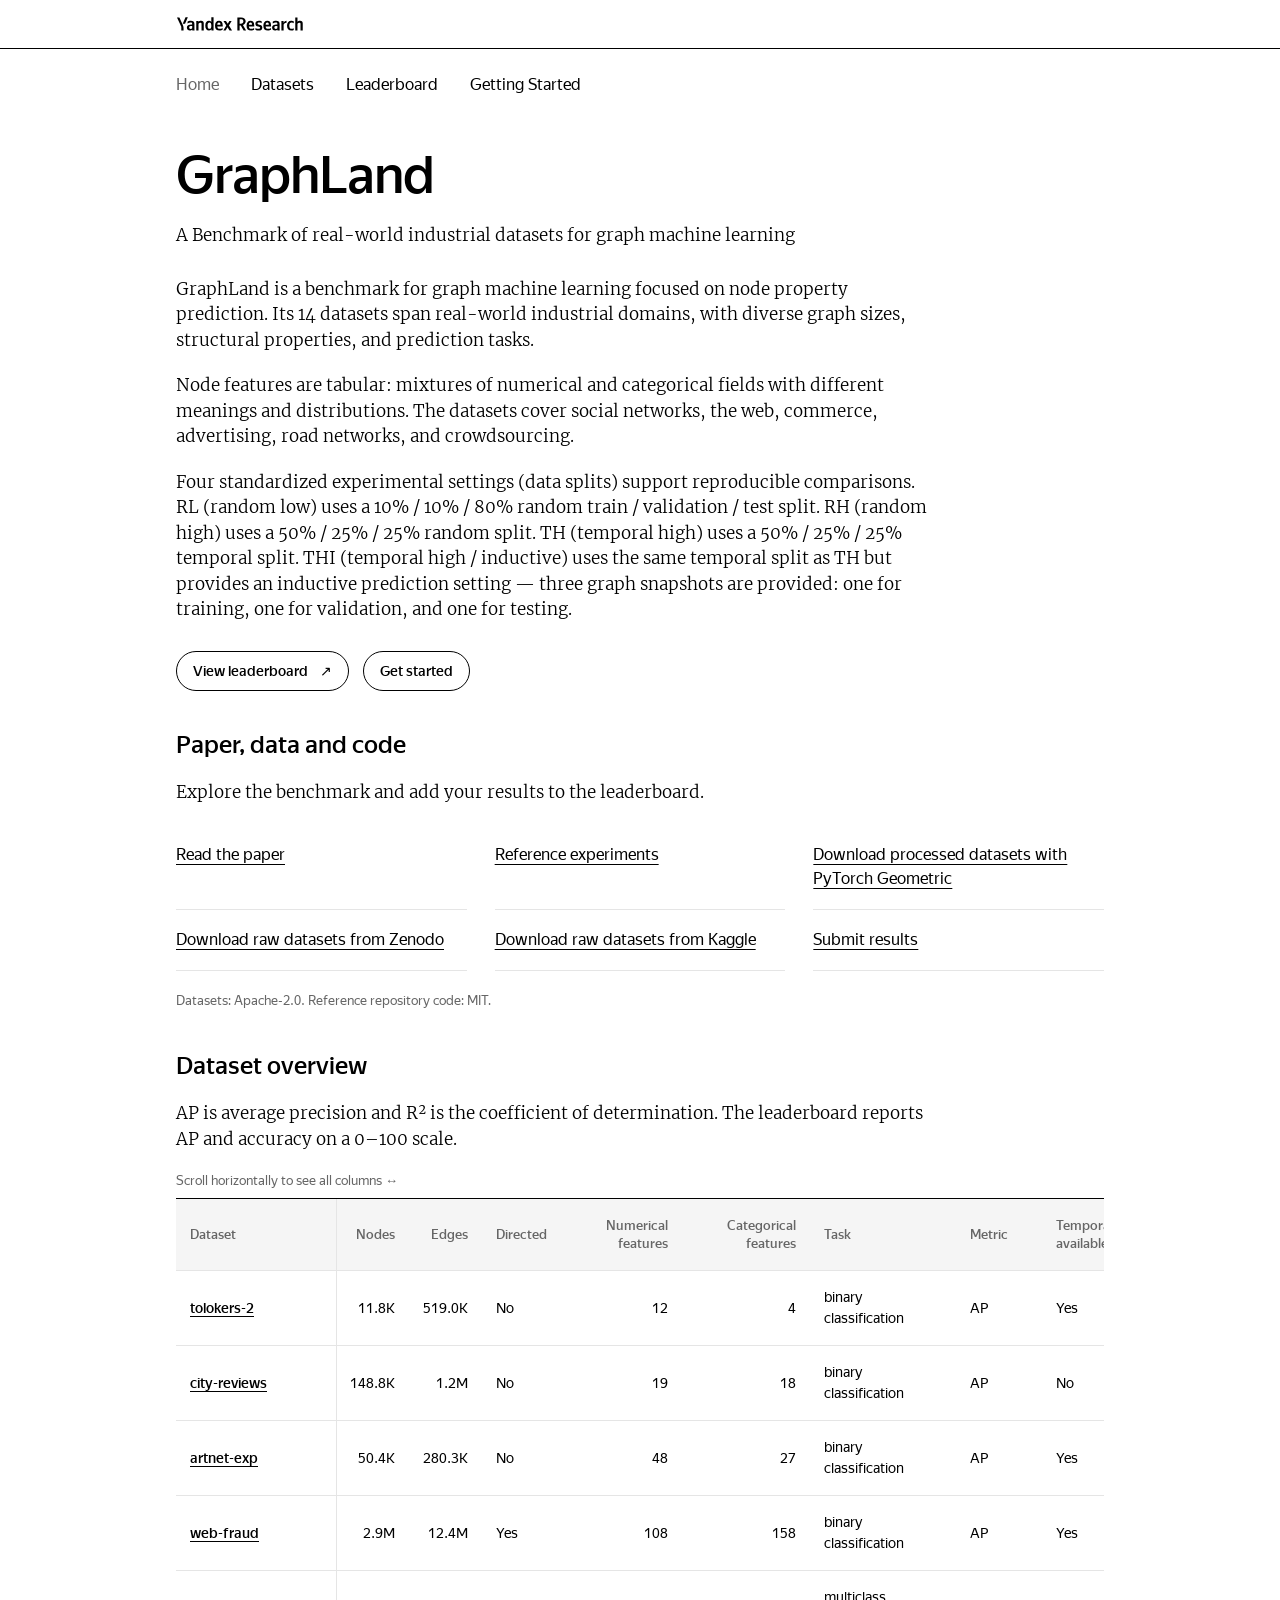
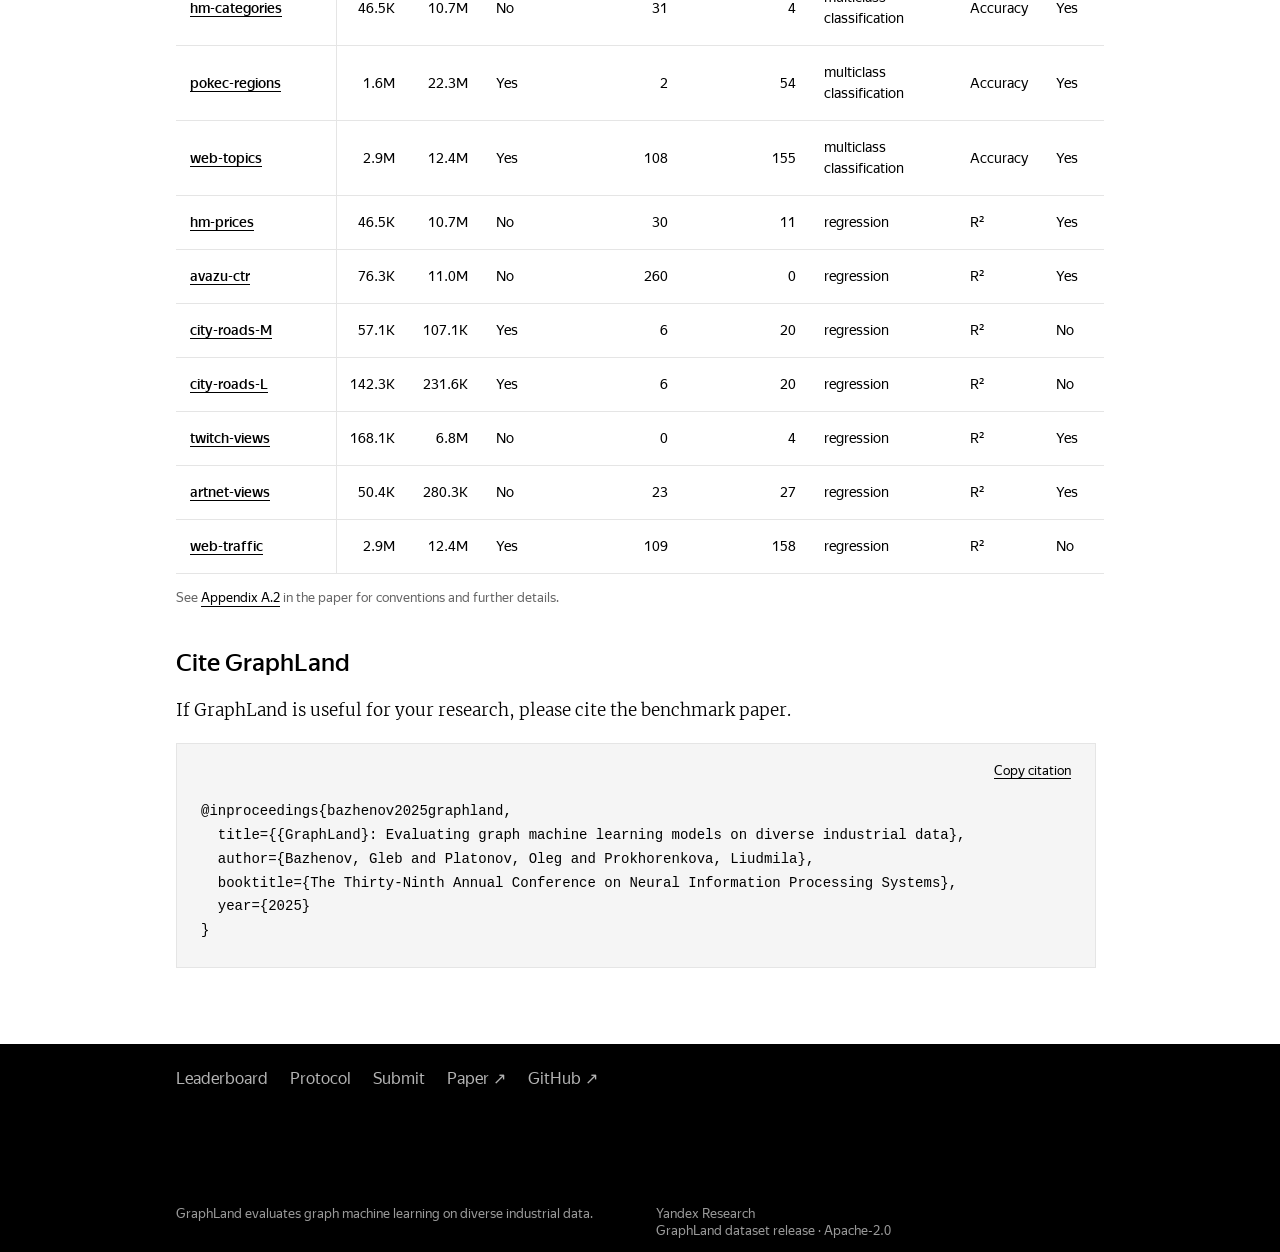
<file: site/index.html>
<!doctype html>
<html lang="en">
<head>
  <meta charset="utf-8">
  <meta name="viewport" content="width=device-width, initial-scale=1">
  <meta name="description" content="GraphLand: 14 industrial graph datasets, reproducible evaluation settings, documentation and model results.">
  <meta name="theme-color" content="#fff">
  <title>GraphLand: A Benchmark of real-world industrial datasets for graph machine learning · GraphLand</title>
  <link rel="icon" href="favicon.svg" type="image/svg+xml">
  <link rel="preload" href="assets/brand/ys-text-regular.woff2" as="font" type="font/woff2" crossorigin>
  <link rel="preload" href="assets/brand/ys-text-medium.woff2" as="font" type="font/woff2" crossorigin>
  <link rel="preload" href="assets/brand/merriweather-light.woff2" as="font" type="font/woff2" crossorigin>
  <link rel="stylesheet" href="assets/styles.css">
  <script src="assets/navigation.js" defer></script>
  <link rel="stylesheet" href="assets/print.css" media="print">
  <script src="assets/print.js" defer></script>
</head>
<body data-page="home">
<a class="skip-link" href="#main-content">Skip to content</a>
<header class="site-header" data-site-header>
    <div class="shell header-inner">
      <a class="wordmark" href="https://research.yandex.com/" aria-label="Yandex Research home">
        <img class="wordmark-yandex" src="assets/brand/yandex.svg" width="83" height="31" alt="">
        <img class="wordmark-research" src="assets/brand/research.svg" width="99" height="31" alt="">
      </a>

    </div>
  </header><nav class="project-navigation shell" aria-label="GraphLand sections"><a href="index.html" aria-current="page">Home</a><a href="datasets.html">Datasets</a><a href="leaderboard.html">Leaderboard</a><a href="getting-started.html">Getting Started</a></nav><main id="main-content" class="project-page" tabindex="-1"><section class="shell page-intro"><h1>GraphLand</h1><p class="page-lead">A Benchmark of real-world industrial datasets for graph machine learning</p></section><section class="shell article-copy"><p>GraphLand is a benchmark for graph machine learning focused on node property prediction. Its 14 datasets span real-world industrial domains, with diverse graph sizes, structural properties, and prediction tasks.</p><p>Node features are tabular: mixtures of numerical and categorical fields with different meanings and distributions. The datasets cover social networks, the web, commerce, advertising, road networks, and crowdsourcing.</p><p>Four standardized experimental settings (data splits) support reproducible comparisons. RL (random low) uses a 10% / 10% / 80% random train / validation / test split. RH (random high) uses a 50% / 25% / 25% random split. TH (temporal high) uses a 50% / 25% / 25% temporal split. THI (temporal high / inductive) uses the same temporal split as TH but provides an inductive prediction setting — three graph snapshots are provided: one for training, one for validation, and one for testing.</p><div class="page-actions"><a class="button" href="leaderboard.html">View leaderboard <span aria-hidden="true">↗</span></a><a class="button button-secondary" href="getting-started.html">Get started</a></div></section><section class="shell page-section"><h2>Paper, data and code</h2><p class="section-description">Explore the benchmark and add your results to the leaderboard.</p><ul class="project-resources"><li><a class="text-link" href="https://arxiv.org/abs/2409.14500" target="_blank" rel="noopener noreferrer">Read the paper</a></li><li><a class="text-link" href="https://github.com/yandex-research/graphland" target="_blank" rel="noopener noreferrer">Reference experiments</a></li><li><a class="text-link" href="https://pytorch-geometric.readthedocs.io/en/stable/generated/torch_geometric.datasets.GraphLandDataset.html" target="_blank" rel="noopener noreferrer">Download processed datasets with PyTorch Geometric</a></li><li><a class="text-link" href="https://zenodo.org/records/16895532" target="_blank" rel="noopener noreferrer">Download raw datasets from Zenodo</a></li><li><a class="text-link" href="https://www.kaggle.com/datasets/bazhenovgleb/graphland" target="_blank" rel="noopener noreferrer">Download raw datasets from Kaggle</a></li><li><a class="text-link" href="https://github.com/ermakov-petr/graphland/issues/new/choose">Submit results</a></li></ul><p class="section-note">Datasets: Apache-2.0. Reference repository code: MIT.</p></section><section class="shell page-section"><h2>Dataset overview</h2>
  <p class="section-description">AP is average precision and R² is the coefficient of determination. The leaderboard reports AP and accuracy on a 0–100 scale.</p>
  <p id="catalog-scroll-hint" class="table-scroll-hint" hidden>Scroll horizontally to see all columns <span aria-hidden="true">↔</span></p>
  <div class="catalog-scroll" role="region" aria-label="GraphLand dataset characteristics" tabindex="0"><table class="data-table dataset-catalog"><caption class="visually-hidden">Characteristics of the 14 GraphLand datasets</caption><thead><tr><th scope="col">Dataset</th><th scope="col">Nodes</th><th scope="col">Edges</th><th scope="col">Directed</th><th scope="col">Numerical features</th><th scope="col">Categorical features</th><th scope="col">Task</th><th scope="col">Metric</th><th scope="col">Temporal split available</th></tr></thead><tbody><tr><th scope="row"><a href="datasets.html#tolokers-2">tolokers-2</a></th><td data-print-label="Nodes">11.8K</td><td data-print-label="Edges">519.0K</td><td data-print-label="Directed">No</td><td data-print-label="Numerical features">12</td><td data-print-label="Categorical features">4</td><td data-print-label="Task">binary classification</td><td data-print-label="Metric">AP</td><td data-print-label="Temporal split available">Yes</td></tr><tr><th scope="row"><a href="datasets.html#city-reviews">city-reviews</a></th><td data-print-label="Nodes">148.8K</td><td data-print-label="Edges">1.2M</td><td data-print-label="Directed">No</td><td data-print-label="Numerical features">19</td><td data-print-label="Categorical features">18</td><td data-print-label="Task">binary classification</td><td data-print-label="Metric">AP</td><td data-print-label="Temporal split available">No</td></tr><tr><th scope="row"><a href="datasets.html#artnet-exp">artnet-exp</a></th><td data-print-label="Nodes">50.4K</td><td data-print-label="Edges">280.3K</td><td data-print-label="Directed">No</td><td data-print-label="Numerical features">48</td><td data-print-label="Categorical features">27</td><td data-print-label="Task">binary classification</td><td data-print-label="Metric">AP</td><td data-print-label="Temporal split available">Yes</td></tr><tr><th scope="row"><a href="datasets.html#web-fraud">web-fraud</a></th><td data-print-label="Nodes">2.9M</td><td data-print-label="Edges">12.4M</td><td data-print-label="Directed">Yes</td><td data-print-label="Numerical features">108</td><td data-print-label="Categorical features">158</td><td data-print-label="Task">binary classification</td><td data-print-label="Metric">AP</td><td data-print-label="Temporal split available">Yes</td></tr><tr><th scope="row"><a href="datasets.html#hm-categories">hm-categories</a></th><td data-print-label="Nodes">46.5K</td><td data-print-label="Edges">10.7M</td><td data-print-label="Directed">No</td><td data-print-label="Numerical features">31</td><td data-print-label="Categorical features">4</td><td data-print-label="Task">multiclass classification</td><td data-print-label="Metric">Accuracy</td><td data-print-label="Temporal split available">Yes</td></tr><tr><th scope="row"><a href="datasets.html#pokec-regions">pokec-regions</a></th><td data-print-label="Nodes">1.6M</td><td data-print-label="Edges">22.3M</td><td data-print-label="Directed">Yes</td><td data-print-label="Numerical features">2</td><td data-print-label="Categorical features">54</td><td data-print-label="Task">multiclass classification</td><td data-print-label="Metric">Accuracy</td><td data-print-label="Temporal split available">Yes</td></tr><tr><th scope="row"><a href="datasets.html#web-topics">web-topics</a></th><td data-print-label="Nodes">2.9M</td><td data-print-label="Edges">12.4M</td><td data-print-label="Directed">Yes</td><td data-print-label="Numerical features">108</td><td data-print-label="Categorical features">155</td><td data-print-label="Task">multiclass classification</td><td data-print-label="Metric">Accuracy</td><td data-print-label="Temporal split available">Yes</td></tr><tr><th scope="row"><a href="datasets.html#hm-prices">hm-prices</a></th><td data-print-label="Nodes">46.5K</td><td data-print-label="Edges">10.7M</td><td data-print-label="Directed">No</td><td data-print-label="Numerical features">30</td><td data-print-label="Categorical features">11</td><td data-print-label="Task">regression</td><td data-print-label="Metric">R²</td><td data-print-label="Temporal split available">Yes</td></tr><tr><th scope="row"><a href="datasets.html#avazu-ctr">avazu-ctr</a></th><td data-print-label="Nodes">76.3K</td><td data-print-label="Edges">11.0M</td><td data-print-label="Directed">No</td><td data-print-label="Numerical features">260</td><td data-print-label="Categorical features">0</td><td data-print-label="Task">regression</td><td data-print-label="Metric">R²</td><td data-print-label="Temporal split available">Yes</td></tr><tr><th scope="row"><a href="datasets.html#city-roads-M">city-roads-M</a></th><td data-print-label="Nodes">57.1K</td><td data-print-label="Edges">107.1K</td><td data-print-label="Directed">Yes</td><td data-print-label="Numerical features">6</td><td data-print-label="Categorical features">20</td><td data-print-label="Task">regression</td><td data-print-label="Metric">R²</td><td data-print-label="Temporal split available">No</td></tr><tr><th scope="row"><a href="datasets.html#city-roads-L">city-roads-L</a></th><td data-print-label="Nodes">142.3K</td><td data-print-label="Edges">231.6K</td><td data-print-label="Directed">Yes</td><td data-print-label="Numerical features">6</td><td data-print-label="Categorical features">20</td><td data-print-label="Task">regression</td><td data-print-label="Metric">R²</td><td data-print-label="Temporal split available">No</td></tr><tr><th scope="row"><a href="datasets.html#twitch-views">twitch-views</a></th><td data-print-label="Nodes">168.1K</td><td data-print-label="Edges">6.8M</td><td data-print-label="Directed">No</td><td data-print-label="Numerical features">0</td><td data-print-label="Categorical features">4</td><td data-print-label="Task">regression</td><td data-print-label="Metric">R²</td><td data-print-label="Temporal split available">Yes</td></tr><tr><th scope="row"><a href="datasets.html#artnet-views">artnet-views</a></th><td data-print-label="Nodes">50.4K</td><td data-print-label="Edges">280.3K</td><td data-print-label="Directed">No</td><td data-print-label="Numerical features">23</td><td data-print-label="Categorical features">27</td><td data-print-label="Task">regression</td><td data-print-label="Metric">R²</td><td data-print-label="Temporal split available">Yes</td></tr><tr><th scope="row"><a href="datasets.html#web-traffic">web-traffic</a></th><td data-print-label="Nodes">2.9M</td><td data-print-label="Edges">12.4M</td><td data-print-label="Directed">Yes</td><td data-print-label="Numerical features">109</td><td data-print-label="Categorical features">158</td><td data-print-label="Task">regression</td><td data-print-label="Metric">R²</td><td data-print-label="Temporal split available">No</td></tr></tbody></table></div><p class="table-footnote">See <a class="text-link" href="https://arxiv.org/html/2409.14500v5#A1.SS2" target="_blank" rel="noopener noreferrer">Appendix A.2</a> in the paper for conventions and further details.</p></section><section class="shell page-section" id="citation"><h2>Cite GraphLand</h2><p class="section-description">If GraphLand is useful for your research, please cite the benchmark paper.</p><pre class="code-block" tabindex="0"><code class="language-bibtex">@inproceedings{bazhenov2025graphland,
  title={{GraphLand}: Evaluating graph machine learning models on diverse industrial data},
  author={Bazhenov, Gleb and Platonov, Oleg and Prokhorenkova, Liudmila},
  booktitle={The Thirty-Ninth Annual Conference on Neural Information Processing Systems},
  year={2025}
}</code></pre></section></main><footer class="site-footer">
    <div class="shell footer-inner">
      <nav class="footer-links" aria-label="GraphLand footer">
        <a href="leaderboard.html#leaderboard">Leaderboard</a>
        <a href="leaderboard.html#protocol">Protocol</a>
        <a href="leaderboard.html#submit">Submit</a>
        <a href="https://arxiv.org/abs/2409.14500" target="_blank" rel="noopener noreferrer">Paper <span aria-hidden="true">↗</span></a>
        <a href="https://github.com/yandex-research/graphland" target="_blank" rel="noopener noreferrer">GitHub <span aria-hidden="true">↗</span></a>
      </nav>
      <div class="footer-bottom">
        <p>GraphLand evaluates graph machine learning on diverse industrial data.</p>
        <div class="footer-meta">
          <a href="https://research.yandex.com/">Yandex Research</a>
          <p>GraphLand dataset release · Apache-2.0</p>
        </div>
      </div>
    </div>
  </footer></body></html>
</file>
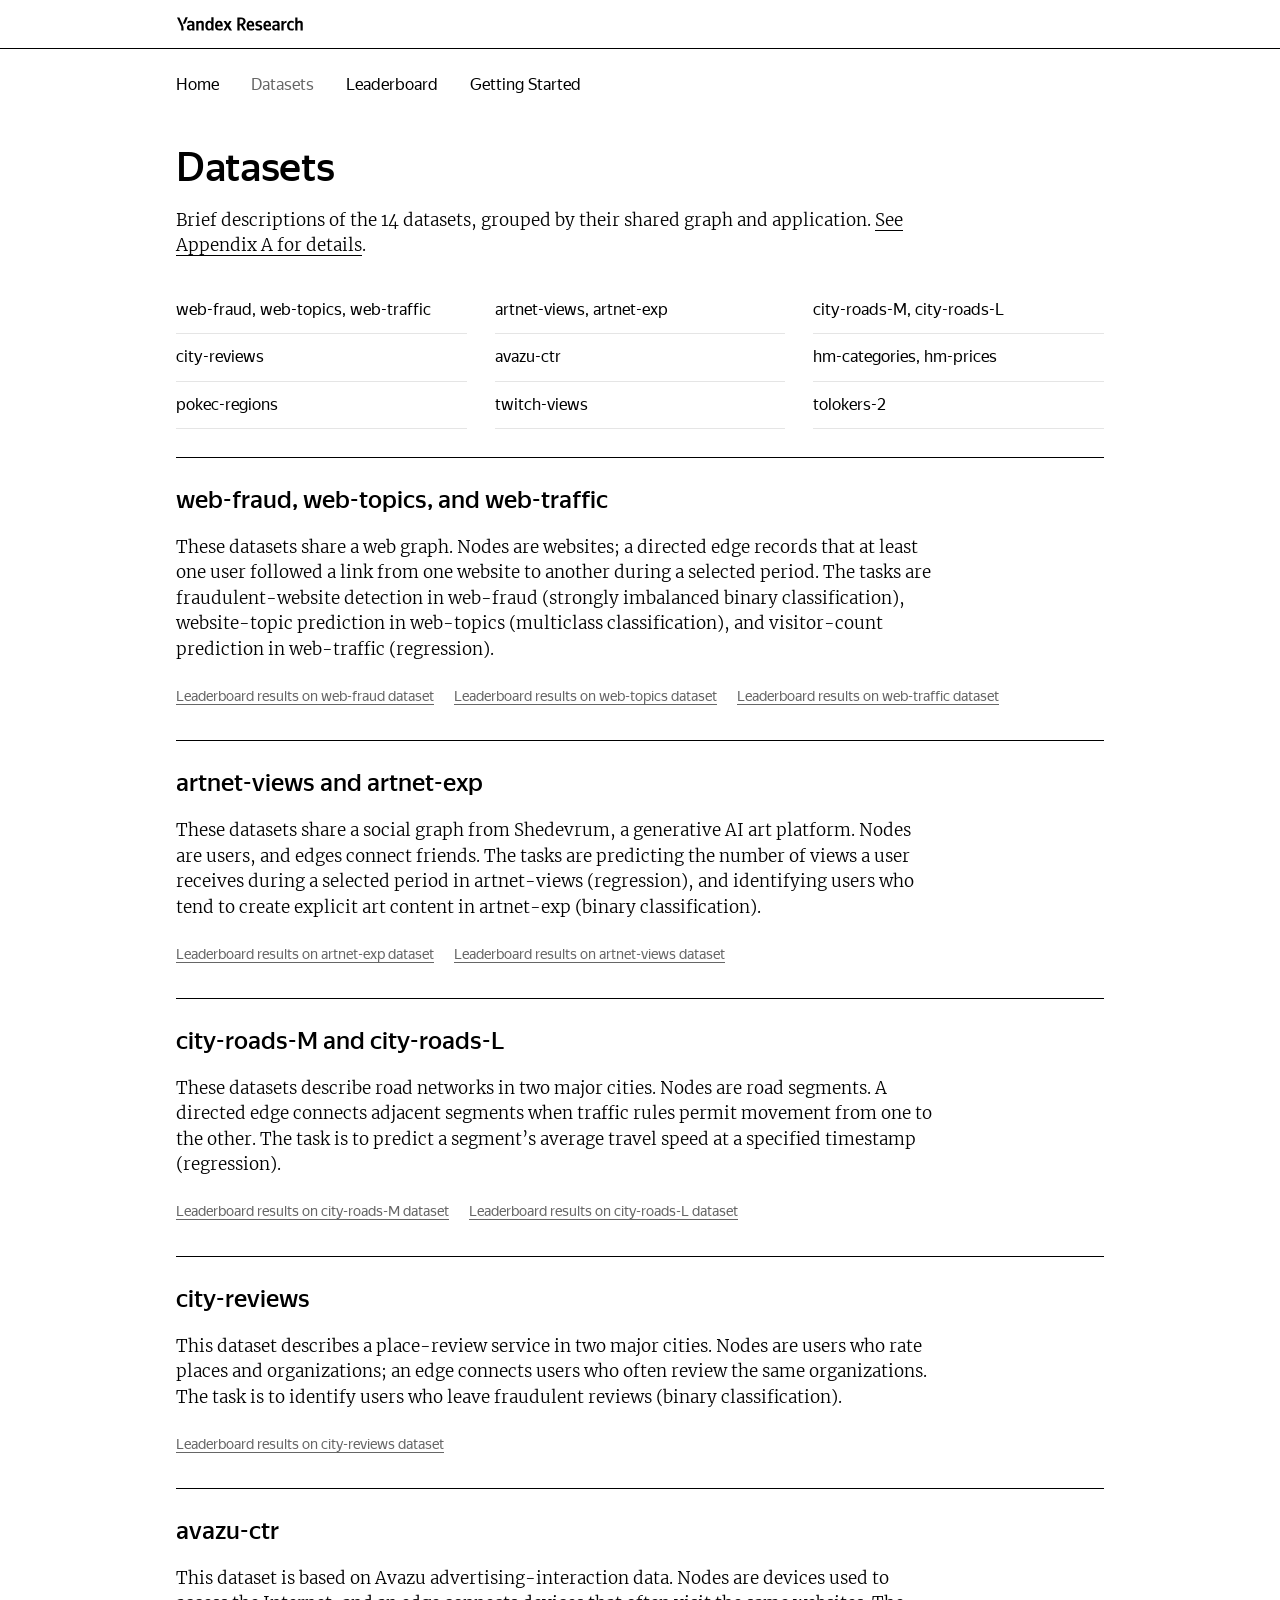
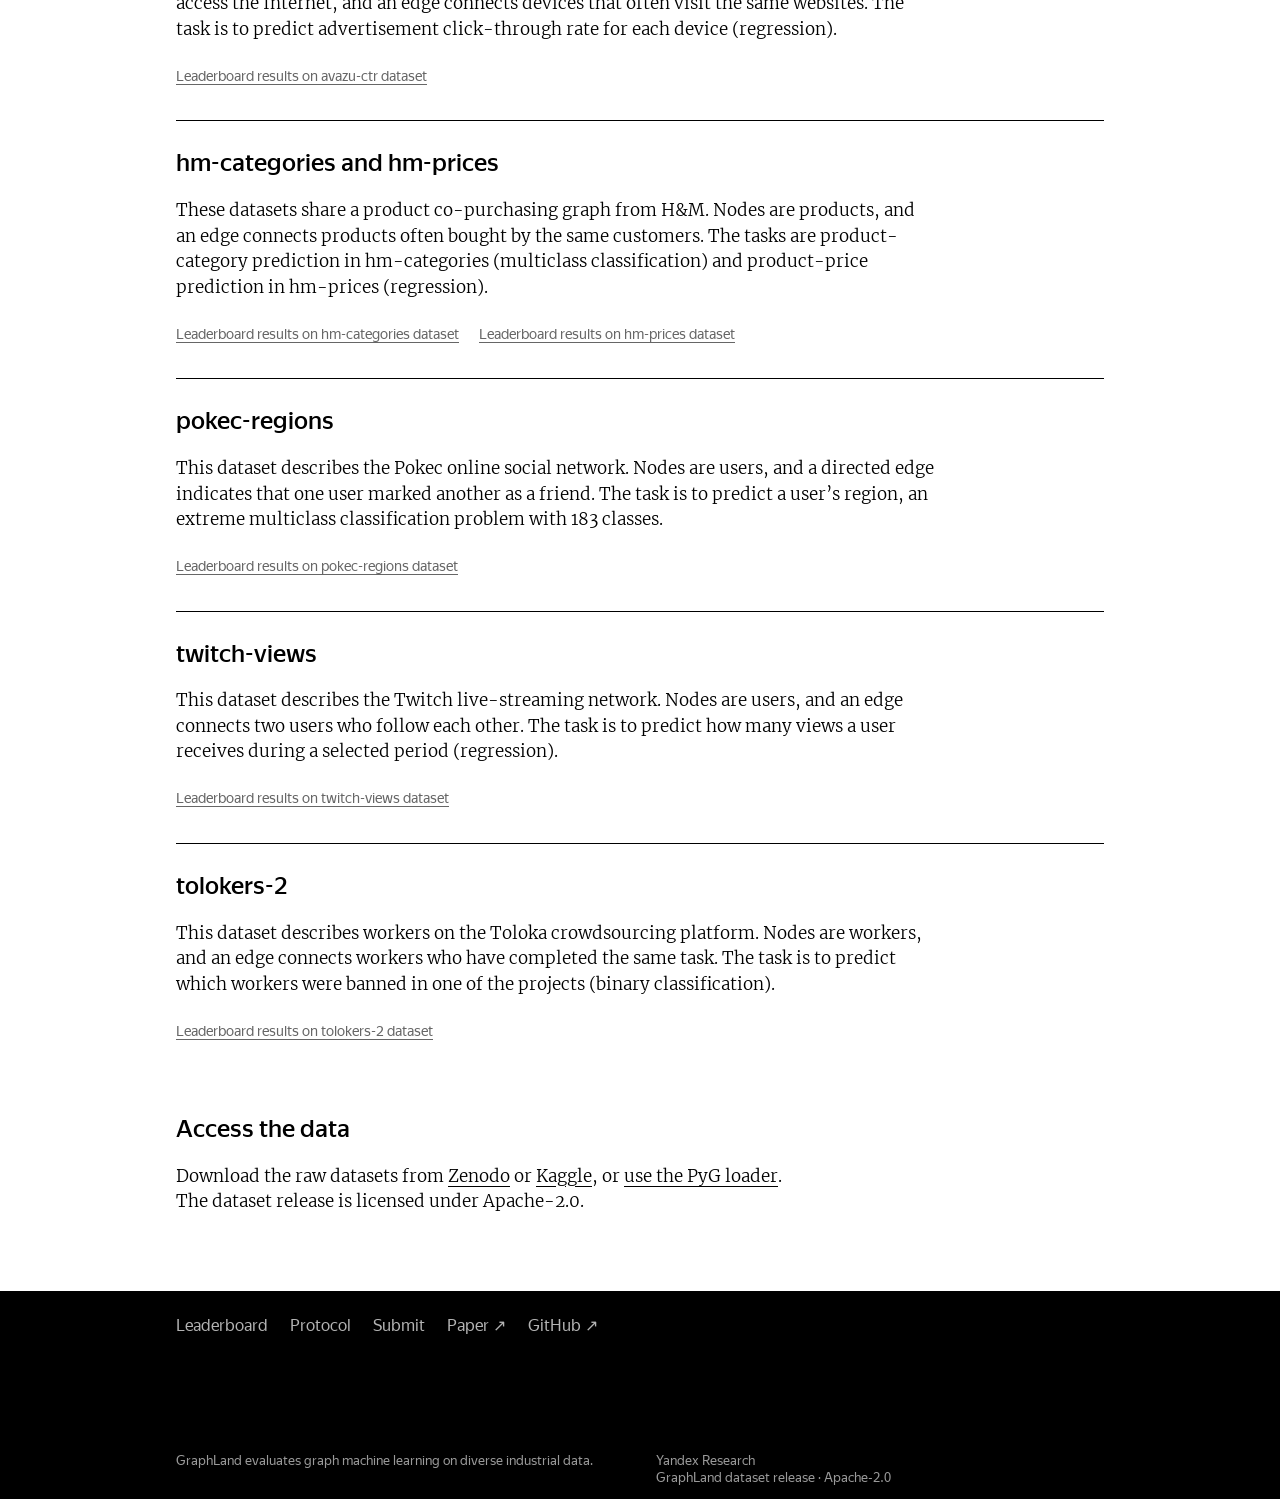
<file: site/datasets.html>
<!doctype html>
<html lang="en">
<head>
  <meta charset="utf-8">
  <meta name="viewport" content="width=device-width, initial-scale=1">
  <meta name="description" content="GraphLand: 14 industrial graph datasets, reproducible evaluation settings, documentation and model results.">
  <meta name="theme-color" content="#fff">
  <title>Datasets · GraphLand</title>
  <link rel="icon" href="favicon.svg" type="image/svg+xml">
  <link rel="preload" href="assets/brand/ys-text-regular.woff2" as="font" type="font/woff2" crossorigin>
  <link rel="preload" href="assets/brand/ys-text-medium.woff2" as="font" type="font/woff2" crossorigin>
  <link rel="preload" href="assets/brand/merriweather-light.woff2" as="font" type="font/woff2" crossorigin>
  <link rel="stylesheet" href="assets/styles.css">
  <script src="assets/navigation.js" defer></script>
  <link rel="stylesheet" href="assets/print.css" media="print">
  <script src="assets/print.js" defer></script>
</head>
<body data-page="datasets">
<a class="skip-link" href="#main-content">Skip to content</a>
<header class="site-header" data-site-header>
    <div class="shell header-inner">
      <a class="wordmark" href="https://research.yandex.com/" aria-label="Yandex Research home">
        <img class="wordmark-yandex" src="assets/brand/yandex.svg" width="83" height="31" alt="">
        <img class="wordmark-research" src="assets/brand/research.svg" width="99" height="31" alt="">
      </a>

    </div>
  </header><nav class="project-navigation shell" aria-label="GraphLand sections"><a href="index.html">Home</a><a href="datasets.html" aria-current="page">Datasets</a><a href="leaderboard.html">Leaderboard</a><a href="getting-started.html">Getting Started</a></nav><main id="main-content" class="project-page" tabindex="-1"><section class="shell page-intro"><h1>Datasets</h1><p class="page-lead">Brief descriptions of the 14 datasets, grouped by their shared graph and application. <a class="text-link" href="https://arxiv.org/html/2409.14500v5#A1.SS1" target="_blank" rel="noopener noreferrer">See Appendix A for details</a>.</p></section><section class="shell article-copy"><nav class="dataset-index" aria-label="Dataset groups">
  <a href="#web">web-fraud, web-topics, web-traffic</a>
  <a href="#artnet">artnet-views, artnet-exp</a>
  <a href="#city-roads">city-roads-M, city-roads-L</a>
  <a href="#city-reviews">city-reviews</a>
  <a href="#avazu-ctr">avazu-ctr</a>
  <a href="#hm">hm-categories, hm-prices</a>
  <a href="#pokec-regions">pokec-regions</a>
  <a href="#twitch-views">twitch-views</a>
  <a href="#tolokers-2">tolokers-2</a>
</nav></section><section class="shell dataset-descriptions"><article class="dataset-description" id="web"><span class="dataset-anchor" id="web-fraud"></span><span class="dataset-anchor" id="web-topics"></span><span class="dataset-anchor" id="web-traffic"></span><h2>web-fraud, web-topics, and web-traffic</h2><p>These datasets share a web graph. Nodes are websites; a directed edge records that at least one user followed a link from one website to another during a selected period. The tasks are fraudulent-website detection in web-fraud (strongly imbalanced binary classification), website-topic prediction in web-topics (multiclass classification), and visitor-count prediction in web-traffic (regression).</p><p class="dataset-tags"><a href="leaderboard.html?task=binary_node_classification&amp;sort=web-fraud&amp;order=desc#leaderboard">Leaderboard results on web-fraud dataset</a><a href="leaderboard.html?task=multiclass_node_classification&amp;sort=web-topics&amp;order=desc#leaderboard">Leaderboard results on web-topics dataset</a><a href="leaderboard.html?task=node_regression&amp;sort=web-traffic&amp;order=desc#leaderboard">Leaderboard results on web-traffic dataset</a></p></article><article class="dataset-description" id="artnet"><span class="dataset-anchor" id="artnet-views"></span><span class="dataset-anchor" id="artnet-exp"></span><h2>artnet-views and artnet-exp</h2><p>These datasets share a social graph from Shedevrum, a generative AI art platform. Nodes are users, and edges connect friends. The tasks are predicting the number of views a user receives during a selected period in artnet-views (regression), and identifying users who tend to create explicit art content in artnet-exp (binary classification).</p><p class="dataset-tags"><a href="leaderboard.html?task=binary_node_classification&amp;sort=artnet-exp&amp;order=desc#leaderboard">Leaderboard results on artnet-exp dataset</a><a href="leaderboard.html?task=node_regression&amp;sort=artnet-views&amp;order=desc#leaderboard">Leaderboard results on artnet-views dataset</a></p></article><article class="dataset-description" id="city-roads"><span class="dataset-anchor" id="city-roads-M"></span><span class="dataset-anchor" id="city-roads-L"></span><h2>city-roads-M and city-roads-L</h2><p>These datasets describe road networks in two major cities. Nodes are road segments. A directed edge connects adjacent segments when traffic rules permit movement from one to the other. The task is to predict a segment’s average travel speed at a specified timestamp (regression).</p><p class="dataset-tags"><a href="leaderboard.html?task=node_regression&amp;sort=city-roads-M&amp;order=desc#leaderboard">Leaderboard results on city-roads-M dataset</a><a href="leaderboard.html?task=node_regression&amp;sort=city-roads-L&amp;order=desc#leaderboard">Leaderboard results on city-roads-L dataset</a></p></article><article class="dataset-description" id="city-reviews"><h2>city-reviews</h2><p>This dataset describes a place-review service in two major cities. Nodes are users who rate places and organizations; an edge connects users who often review the same organizations. The task is to identify users who leave fraudulent reviews (binary classification).</p><p class="dataset-tags"><a href="leaderboard.html?task=binary_node_classification&amp;sort=city-reviews&amp;order=desc#leaderboard">Leaderboard results on city-reviews dataset</a></p></article><article class="dataset-description" id="avazu-ctr"><h2>avazu-ctr</h2><p>This dataset is based on Avazu advertising-interaction data. Nodes are devices used to access the Internet, and an edge connects devices that often visit the same websites. The task is to predict advertisement click-through rate for each device (regression).</p><p class="dataset-tags"><a href="leaderboard.html?task=node_regression&amp;sort=avazu-ctr&amp;order=desc#leaderboard">Leaderboard results on avazu-ctr dataset</a></p></article><article class="dataset-description" id="hm"><span class="dataset-anchor" id="hm-categories"></span><span class="dataset-anchor" id="hm-prices"></span><h2>hm-categories and hm-prices</h2><p>These datasets share a product co-purchasing graph from H&amp;M. Nodes are products, and an edge connects products often bought by the same customers. The tasks are product-category prediction in hm-categories (multiclass classification) and product-price prediction in hm-prices (regression).</p><p class="dataset-tags"><a href="leaderboard.html?task=multiclass_node_classification&amp;sort=hm-categories&amp;order=desc#leaderboard">Leaderboard results on hm-categories dataset</a><a href="leaderboard.html?task=node_regression&amp;sort=hm-prices&amp;order=desc#leaderboard">Leaderboard results on hm-prices dataset</a></p></article><article class="dataset-description" id="pokec-regions"><h2>pokec-regions</h2><p>This dataset describes the Pokec online social network. Nodes are users, and a directed edge indicates that one user marked another as a friend. The task is to predict a user’s region, an extreme multiclass classification problem with 183 classes.</p><p class="dataset-tags"><a href="leaderboard.html?task=multiclass_node_classification&amp;sort=pokec-regions&amp;order=desc#leaderboard">Leaderboard results on pokec-regions dataset</a></p></article><article class="dataset-description" id="twitch-views"><h2>twitch-views</h2><p>This dataset describes the Twitch live-streaming network. Nodes are users, and an edge connects two users who follow each other. The task is to predict how many views a user receives during a selected period (regression).</p><p class="dataset-tags"><a href="leaderboard.html?task=node_regression&amp;sort=twitch-views&amp;order=desc#leaderboard">Leaderboard results on twitch-views dataset</a></p></article><article class="dataset-description" id="tolokers-2"><h2>tolokers-2</h2><p>This dataset describes workers on the Toloka crowdsourcing platform. Nodes are workers, and an edge connects workers who have completed the same task. The task is to predict which workers were banned in one of the projects (binary classification).</p><p class="dataset-tags"><a href="leaderboard.html?task=binary_node_classification&amp;sort=tolokers-2&amp;order=desc#leaderboard">Leaderboard results on tolokers-2 dataset</a></p></article></section><section class="shell page-section" id="data-access"><h2>Access the data</h2><p class="section-description">Download the raw datasets from <a class="text-link" href="https://zenodo.org/records/16895532" target="_blank" rel="noopener noreferrer">Zenodo</a> or <a class="text-link" href="https://www.kaggle.com/datasets/bazhenovgleb/graphland" target="_blank" rel="noopener noreferrer">Kaggle</a>, or <a class="text-link" href="getting-started.html">use the PyG&nbsp;loader</a>.<br>The dataset release is licensed under <span class="dataset-license">Apache-2.0</span>.</p></section></main><footer class="site-footer">
    <div class="shell footer-inner">
      <nav class="footer-links" aria-label="GraphLand footer">
        <a href="leaderboard.html#leaderboard">Leaderboard</a>
        <a href="leaderboard.html#protocol">Protocol</a>
        <a href="leaderboard.html#submit">Submit</a>
        <a href="https://arxiv.org/abs/2409.14500" target="_blank" rel="noopener noreferrer">Paper <span aria-hidden="true">↗</span></a>
        <a href="https://github.com/yandex-research/graphland" target="_blank" rel="noopener noreferrer">GitHub <span aria-hidden="true">↗</span></a>
      </nav>
      <div class="footer-bottom">
        <p>GraphLand evaluates graph machine learning on diverse industrial data.</p>
        <div class="footer-meta">
          <a href="https://research.yandex.com/">Yandex Research</a>
          <p>GraphLand dataset release · Apache-2.0</p>
        </div>
      </div>
    </div>
  </footer></body></html>
</file>
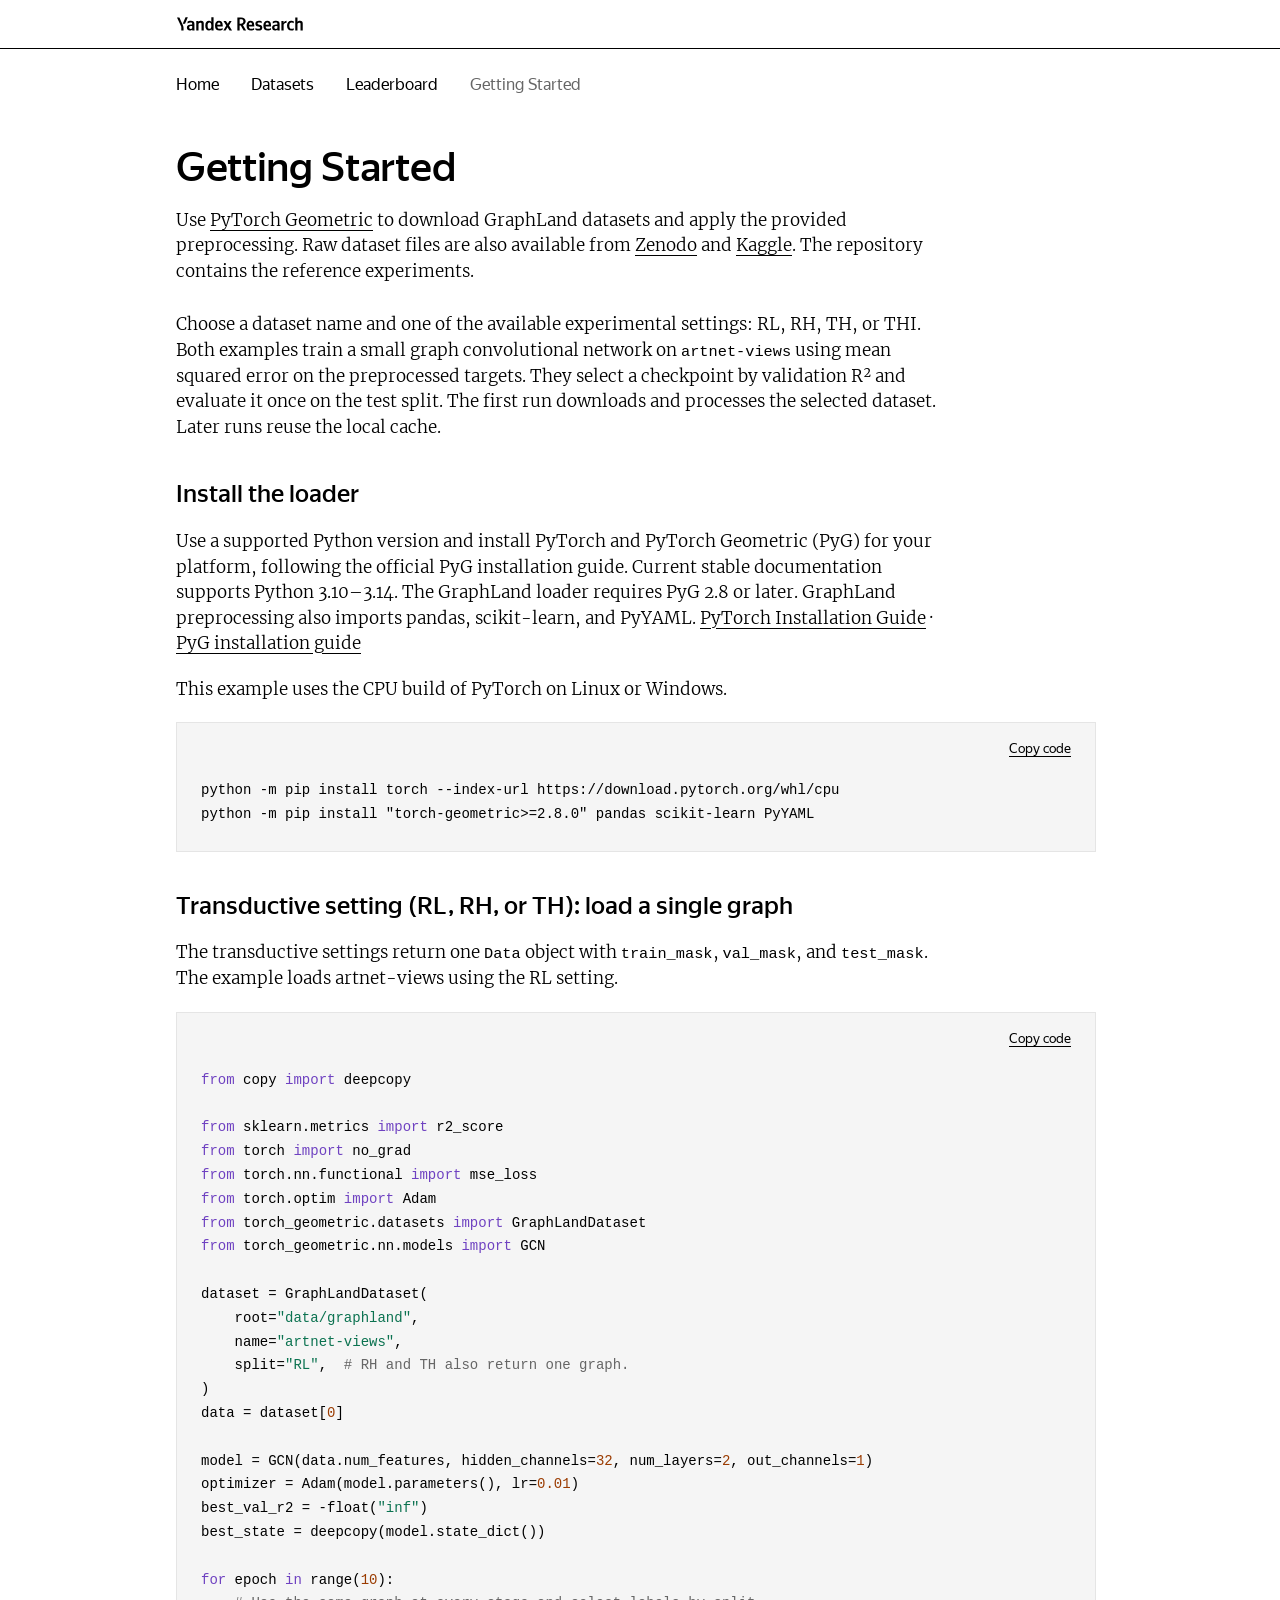
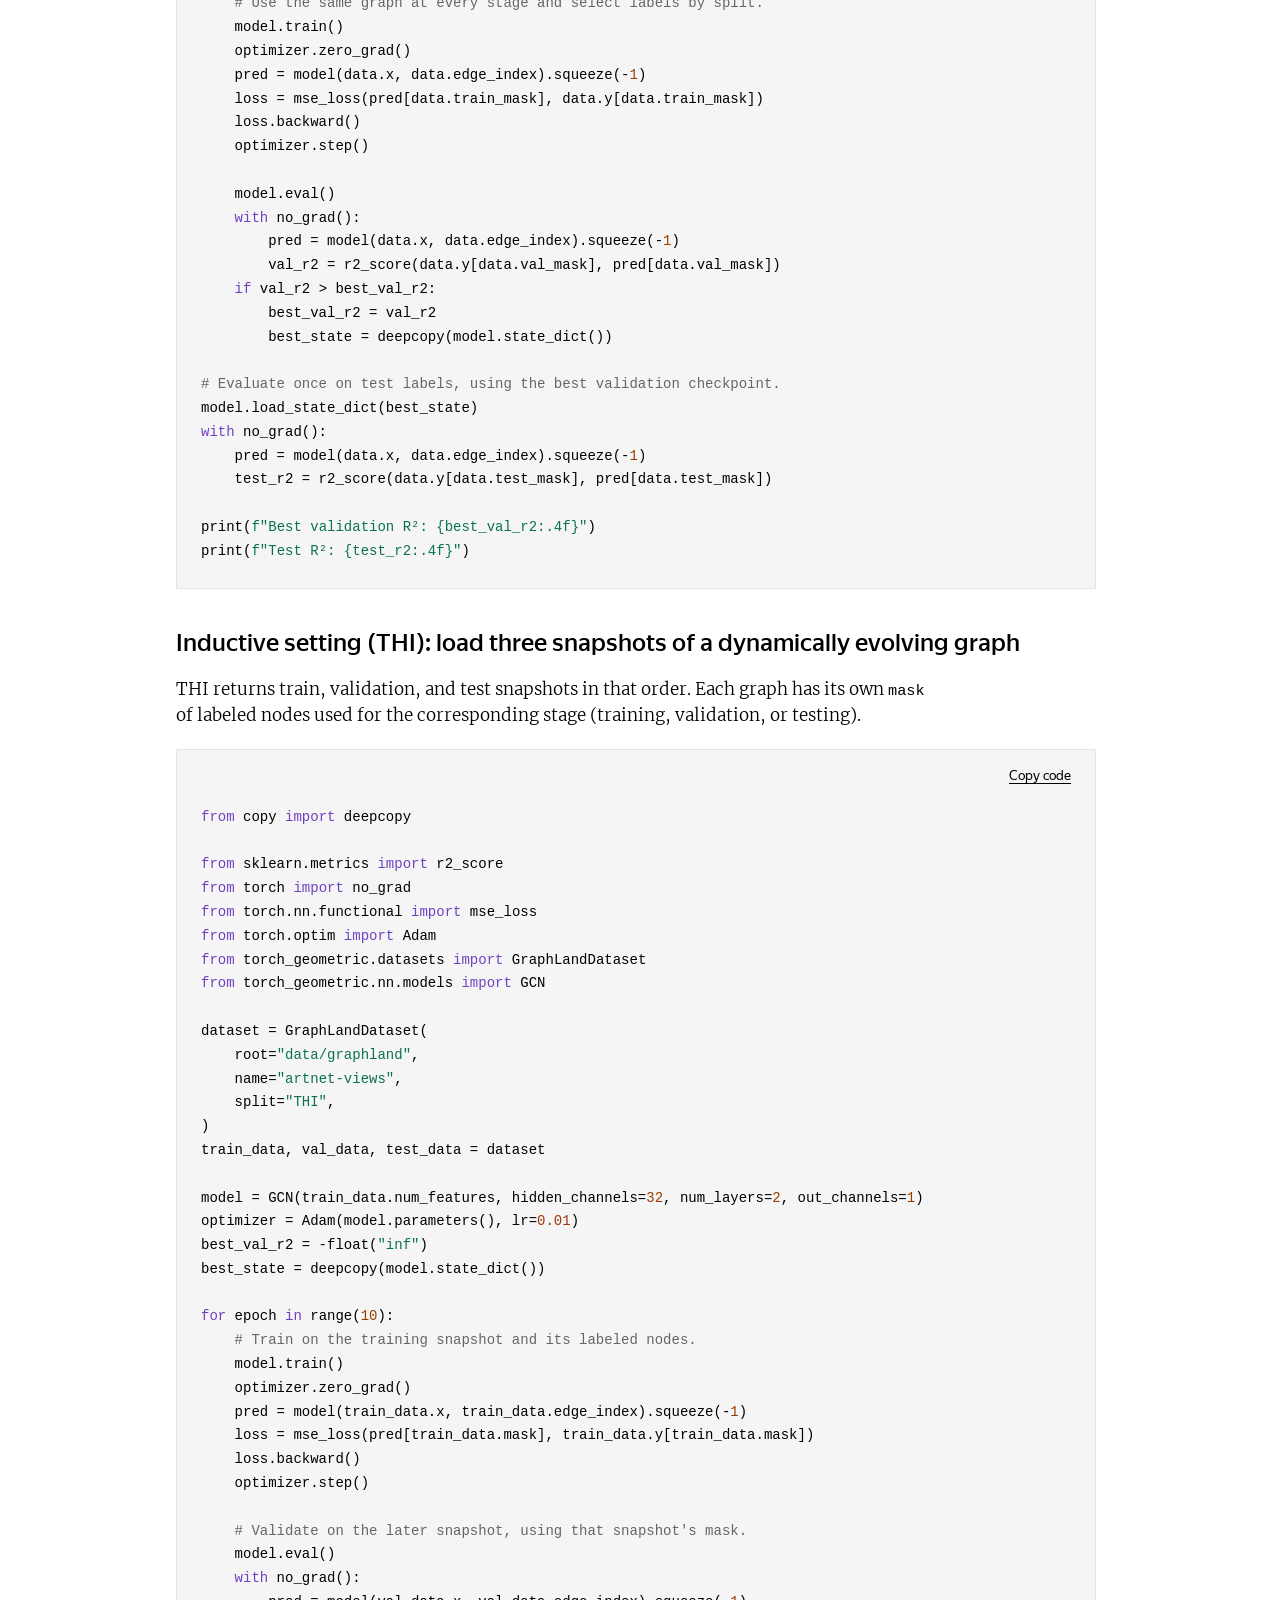
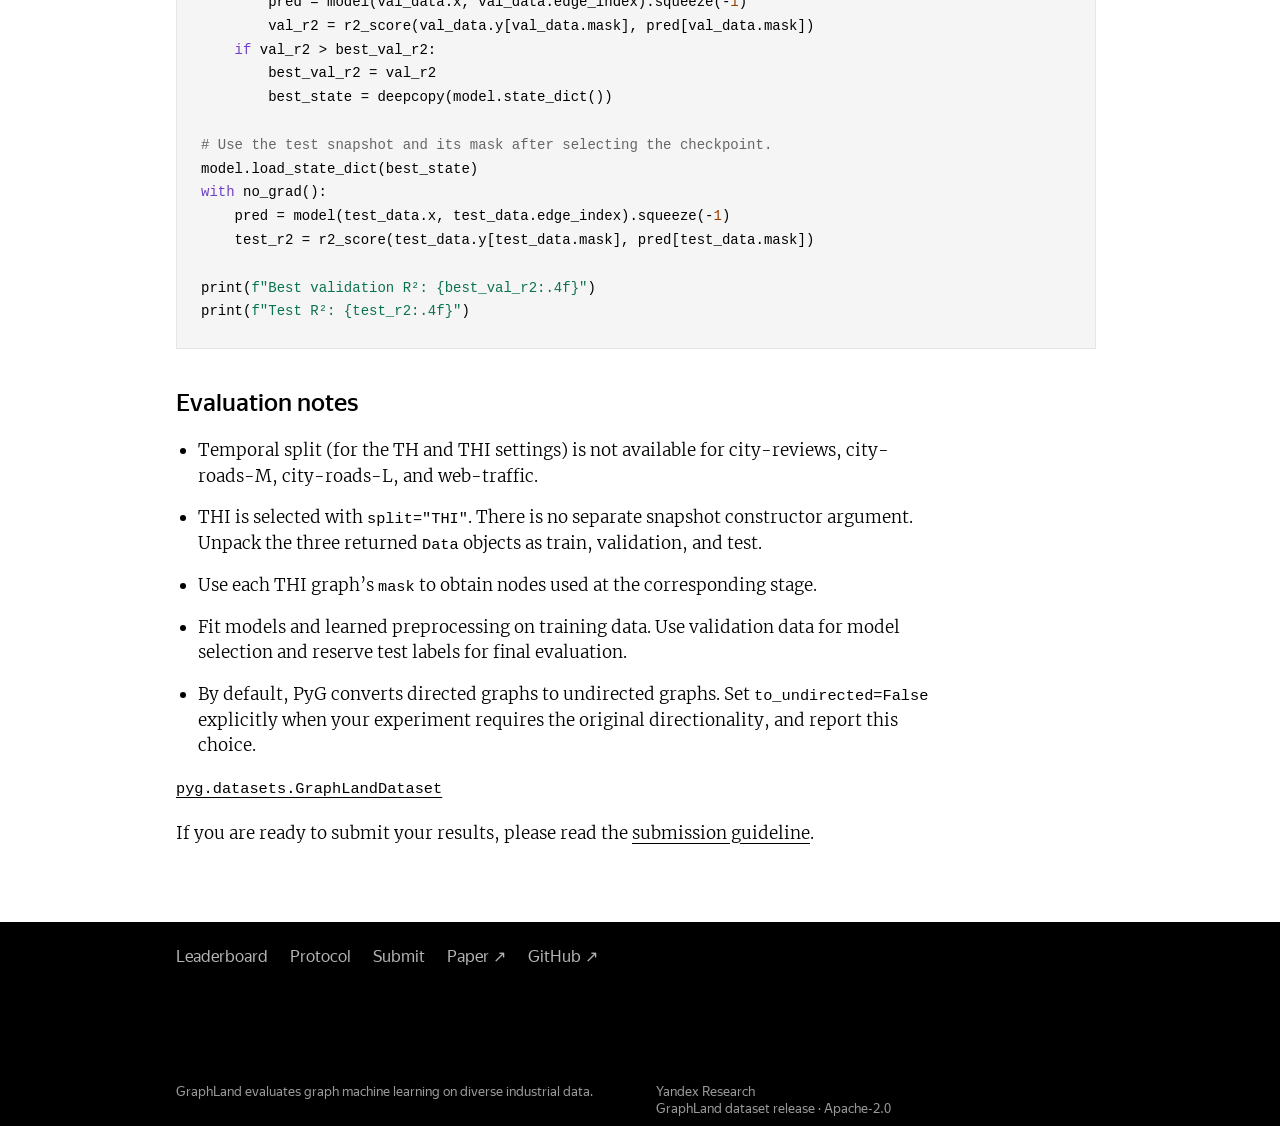
<file: site/getting-started.html>
<!doctype html>
<html lang="en">
<head>
  <meta charset="utf-8">
  <meta name="viewport" content="width=device-width, initial-scale=1">
  <meta name="description" content="GraphLand: 14 industrial graph datasets, reproducible evaluation settings, documentation and model results.">
  <meta name="theme-color" content="#fff">
  <title>Getting Started · GraphLand</title>
  <link rel="icon" href="favicon.svg" type="image/svg+xml">
  <link rel="preload" href="assets/brand/ys-text-regular.woff2" as="font" type="font/woff2" crossorigin>
  <link rel="preload" href="assets/brand/ys-text-medium.woff2" as="font" type="font/woff2" crossorigin>
  <link rel="preload" href="assets/brand/merriweather-light.woff2" as="font" type="font/woff2" crossorigin>
  <link rel="stylesheet" href="assets/styles.css">
  <script src="assets/navigation.js" defer></script>
  <link rel="stylesheet" href="assets/print.css" media="print">
  <script src="assets/print.js" defer></script>
</head>
<body data-page="getting-started">
<a class="skip-link" href="#main-content">Skip to content</a>
<header class="site-header" data-site-header>
    <div class="shell header-inner">
      <a class="wordmark" href="https://research.yandex.com/" aria-label="Yandex Research home">
        <img class="wordmark-yandex" src="assets/brand/yandex.svg" width="83" height="31" alt="">
        <img class="wordmark-research" src="assets/brand/research.svg" width="99" height="31" alt="">
      </a>

    </div>
  </header><nav class="project-navigation shell" aria-label="GraphLand sections"><a href="index.html">Home</a><a href="datasets.html">Datasets</a><a href="leaderboard.html">Leaderboard</a><a href="getting-started.html" aria-current="page">Getting Started</a></nav><main id="main-content" class="project-page" tabindex="-1"><section class="shell page-intro"><h1>Getting Started</h1><p class="page-lead">Use <a class="text-link" href="https://pytorch-geometric.readthedocs.io/en/stable/generated/torch_geometric.datasets.GraphLandDataset.html" target="_blank" rel="noopener noreferrer">PyTorch Geometric</a> to download GraphLand datasets and apply the provided preprocessing. Raw dataset files are also available from <a class="text-link" href="https://zenodo.org/records/16895532" target="_blank" rel="noopener noreferrer">Zenodo</a> and <a class="text-link" href="https://www.kaggle.com/datasets/bazhenovgleb/graphland" target="_blank" rel="noopener noreferrer">Kaggle</a>. The repository contains the reference experiments.</p></section><section class="shell article-copy"><p>Choose a dataset name and one of the available experimental settings: RL, RH, TH, or THI. Both examples train a small graph convolutional network on <code>artnet-views</code> using mean squared error on the preprocessed targets. They select a checkpoint by validation R² and evaluate it once on the test split. The first run downloads and processes the selected dataset. Later runs reuse the local cache.</p></section><section class="shell page-section"><h2>Install the loader</h2><p class="section-description">Use a supported Python version and install PyTorch and PyTorch Geometric (PyG) for your platform, following the official PyG installation guide. Current stable documentation supports Python 3.10–3.14. The GraphLand loader requires PyG 2.8 or later. GraphLand preprocessing also imports pandas, scikit-learn, and PyYAML. <a class="text-link" href="https://pytorch.org/get-started/locally/" target="_blank" rel="noopener noreferrer">PyTorch Installation Guide</a> · <a class="text-link" href="https://pytorch-geometric.readthedocs.io/en/stable/install/installation.html" target="_blank" rel="noopener noreferrer">PyG installation guide</a></p><p class="section-description">This example uses the CPU build of PyTorch on Linux or Windows.</p><pre class="code-block" tabindex="0"><code class="language-bash">python -m pip install torch --index-url https://download.pytorch.org/whl/cpu
python -m pip install &quot;torch-geometric&gt;=2.8.0&quot; pandas scikit-learn PyYAML</code></pre></section><section class="shell page-section training-example" id="transductive-loading"><h2>Transductive setting (RL, RH, or TH): load a single graph</h2><p class="section-description">The transductive settings return one <code>Data</code> object with <code>train_mask</code>, <code>val_mask</code>, and <code>test_mask</code>. The example loads artnet-views using the RL setting.</p><pre class="code-block" tabindex="0"><code class="language-python"><span class="syntax-keyword">from</span> copy <span class="syntax-keyword">import</span> deepcopy

<span class="syntax-keyword">from</span> sklearn.metrics <span class="syntax-keyword">import</span> r2_score
<span class="syntax-keyword">from</span> torch <span class="syntax-keyword">import</span> no_grad
<span class="syntax-keyword">from</span> torch.nn.functional <span class="syntax-keyword">import</span> mse_loss
<span class="syntax-keyword">from</span> torch.optim <span class="syntax-keyword">import</span> Adam
<span class="syntax-keyword">from</span> torch_geometric.datasets <span class="syntax-keyword">import</span> GraphLandDataset
<span class="syntax-keyword">from</span> torch_geometric.nn.models <span class="syntax-keyword">import</span> GCN

dataset = GraphLandDataset(
    root=<span class="syntax-string">&quot;data/graphland&quot;</span>,
    name=<span class="syntax-string">&quot;artnet-views&quot;</span>,
    split=<span class="syntax-string">&quot;RL&quot;</span>,  <span class="syntax-comment"># RH and TH also return one graph.</span>
)
data = dataset[<span class="syntax-number">0</span>]

model = GCN(data.num_features, hidden_channels=<span class="syntax-number">32</span>, num_layers=<span class="syntax-number">2</span>, out_channels=<span class="syntax-number">1</span>)
optimizer = Adam(model.parameters(), lr=<span class="syntax-number">0.01</span>)
best_val_r2 = -float(<span class="syntax-string">&quot;inf&quot;</span>)
best_state = deepcopy(model.state_dict())

<span class="syntax-keyword">for</span> epoch <span class="syntax-keyword">in</span> range(<span class="syntax-number">10</span>):
    <span class="syntax-comment"># Use the same graph at every stage and select labels by split.</span>
    model.train()
    optimizer.zero_grad()
    pred = model(data.x, data.edge_index).squeeze(-<span class="syntax-number">1</span>)
    loss = mse_loss(pred[data.train_mask], data.y[data.train_mask])
    loss.backward()
    optimizer.step()

    model.eval()
    <span class="syntax-keyword">with</span> no_grad():
        pred = model(data.x, data.edge_index).squeeze(-<span class="syntax-number">1</span>)
        val_r2 = r2_score(data.y[data.val_mask], pred[data.val_mask])
    <span class="syntax-keyword">if</span> val_r2 &gt; best_val_r2:
        best_val_r2 = val_r2
        best_state = deepcopy(model.state_dict())

<span class="syntax-comment"># Evaluate once on test labels, using the best validation checkpoint.</span>
model.load_state_dict(best_state)
<span class="syntax-keyword">with</span> no_grad():
    pred = model(data.x, data.edge_index).squeeze(-<span class="syntax-number">1</span>)
    test_r2 = r2_score(data.y[data.test_mask], pred[data.test_mask])

print(<span class="syntax-string">f&quot;Best validation R²: {best_val_r2:.4f}&quot;</span>)
print(<span class="syntax-string">f&quot;Test R²: {test_r2:.4f}&quot;</span>)
</code></pre></section><section class="shell page-section training-example" id="inductive-loading"><h2>Inductive setting (THI): load three snapshots of a dynamically evolving graph</h2><p class="section-description">THI returns train, validation, and test snapshots in that order. Each graph has its own <code>mask</code> of labeled nodes used for the corresponding stage (training, validation, or testing).</p><pre class="code-block" tabindex="0"><code class="language-python"><span class="syntax-keyword">from</span> copy <span class="syntax-keyword">import</span> deepcopy

<span class="syntax-keyword">from</span> sklearn.metrics <span class="syntax-keyword">import</span> r2_score
<span class="syntax-keyword">from</span> torch <span class="syntax-keyword">import</span> no_grad
<span class="syntax-keyword">from</span> torch.nn.functional <span class="syntax-keyword">import</span> mse_loss
<span class="syntax-keyword">from</span> torch.optim <span class="syntax-keyword">import</span> Adam
<span class="syntax-keyword">from</span> torch_geometric.datasets <span class="syntax-keyword">import</span> GraphLandDataset
<span class="syntax-keyword">from</span> torch_geometric.nn.models <span class="syntax-keyword">import</span> GCN

dataset = GraphLandDataset(
    root=<span class="syntax-string">&quot;data/graphland&quot;</span>,
    name=<span class="syntax-string">&quot;artnet-views&quot;</span>,
    split=<span class="syntax-string">&quot;THI&quot;</span>,
)
train_data, val_data, test_data = dataset

model = GCN(train_data.num_features, hidden_channels=<span class="syntax-number">32</span>, num_layers=<span class="syntax-number">2</span>, out_channels=<span class="syntax-number">1</span>)
optimizer = Adam(model.parameters(), lr=<span class="syntax-number">0.01</span>)
best_val_r2 = -float(<span class="syntax-string">&quot;inf&quot;</span>)
best_state = deepcopy(model.state_dict())

<span class="syntax-keyword">for</span> epoch <span class="syntax-keyword">in</span> range(<span class="syntax-number">10</span>):
    <span class="syntax-comment"># Train on the training snapshot and its labeled nodes.</span>
    model.train()
    optimizer.zero_grad()
    pred = model(train_data.x, train_data.edge_index).squeeze(-<span class="syntax-number">1</span>)
    loss = mse_loss(pred[train_data.mask], train_data.y[train_data.mask])
    loss.backward()
    optimizer.step()

    <span class="syntax-comment"># Validate on the later snapshot, using that snapshot&#x27;s mask.</span>
    model.eval()
    <span class="syntax-keyword">with</span> no_grad():
        pred = model(val_data.x, val_data.edge_index).squeeze(-<span class="syntax-number">1</span>)
        val_r2 = r2_score(val_data.y[val_data.mask], pred[val_data.mask])
    <span class="syntax-keyword">if</span> val_r2 &gt; best_val_r2:
        best_val_r2 = val_r2
        best_state = deepcopy(model.state_dict())

<span class="syntax-comment"># Use the test snapshot and its mask after selecting the checkpoint.</span>
model.load_state_dict(best_state)
<span class="syntax-keyword">with</span> no_grad():
    pred = model(test_data.x, test_data.edge_index).squeeze(-<span class="syntax-number">1</span>)
    test_r2 = r2_score(test_data.y[test_data.mask], pred[test_data.mask])

print(<span class="syntax-string">f&quot;Best validation R²: {best_val_r2:.4f}&quot;</span>)
print(<span class="syntax-string">f&quot;Test R²: {test_r2:.4f}&quot;</span>)
</code></pre></section><section class="shell page-section"><h2>Evaluation notes</h2><ul class="guide-notes"><li>Temporal split (for the TH and THI settings) is not available for city-reviews, city-roads-M, city-roads-L, and web-traffic.</li><li>THI is selected with <code>split=&quot;THI&quot;</code>. There is no separate snapshot constructor argument. Unpack the three returned <code>Data</code> objects as train, validation, and test.</li><li>Use each THI graph’s <code>mask</code> to obtain nodes used at the corresponding stage.</li><li>Fit models and learned preprocessing on training data. Use validation data for model selection and reserve test labels for final evaluation.</li><li>By default, PyG converts directed graphs to undirected graphs. Set <code>to_undirected=False</code> explicitly when your experiment requires the original directionality, and report this choice.</li></ul><p class="section-description"><code><a class="text-link" href="https://pytorch-geometric.readthedocs.io/en/stable/generated/torch_geometric.datasets.GraphLandDataset.html" target="_blank" rel="noopener noreferrer">pyg.datasets.GraphLandDataset</a></code></p><p class="section-description">If you are ready to submit your results, please read the <a class="text-link" href="leaderboard.html#submit">submission guideline</a>.</p></section></main><footer class="site-footer">
    <div class="shell footer-inner">
      <nav class="footer-links" aria-label="GraphLand footer">
        <a href="leaderboard.html#leaderboard">Leaderboard</a>
        <a href="leaderboard.html#protocol">Protocol</a>
        <a href="leaderboard.html#submit">Submit</a>
        <a href="https://arxiv.org/abs/2409.14500" target="_blank" rel="noopener noreferrer">Paper <span aria-hidden="true">↗</span></a>
        <a href="https://github.com/yandex-research/graphland" target="_blank" rel="noopener noreferrer">GitHub <span aria-hidden="true">↗</span></a>
      </nav>
      <div class="footer-bottom">
        <p>GraphLand evaluates graph machine learning on diverse industrial data.</p>
        <div class="footer-meta">
          <a href="https://research.yandex.com/">Yandex Research</a>
          <p>GraphLand dataset release · Apache-2.0</p>
        </div>
      </div>
    </div>
  </footer></body></html>
</file>
<file: site/assets/styles.css>
@font-face {
  font-family: YSText;
  src: url("brand/ys-text-light.woff2") format("woff2");
  font-style: normal;
  font-weight: 300;
  font-display: swap;
}

@font-face {
  font-family: YSText;
  src: url("brand/ys-text-regular.woff2") format("woff2");
  font-style: normal;
  font-weight: 400;
  font-display: swap;
}

@font-face {
  font-family: YSText;
  src: url("brand/ys-text-medium.woff2") format("woff2");
  font-style: normal;
  font-weight: 500;
  font-display: swap;
}

@font-face {
  font-family: YSText;
  src: url("brand/ys-text-bold.woff2") format("woff2");
  font-style: normal;
  font-weight: 700;
  font-display: swap;
}

@font-face {
  font-family: Merriweather;
  src: url("brand/merriweather-light.woff2") format("woff2");
  font-style: normal;
  font-weight: 300;
  font-display: swap;
}

:root {
  color-scheme: light;
  --black: #000;
  --white: #fff;
  --yellow: #fed42b;
  --yellow-hover: #f5c400;
  --gray-900: #1a1a1a;
  --gray-700: #666;
  --gray-500: #666;
  --gray-300: #d9d9d9;
  --gray-200: #e5e5e5;
  --gray-100: #f5f5f5;
  --page-padding: 30px;
  --shell: 1360px;
  --radius: 12px;
  --header-height: 63px;
  --shadow: 0 24px 80px rgb(0 0 0 / 12%);
  --font-sans: YSText, "Open Sans", "Helvetica Neue", Arial, sans-serif;
  --font-serif: Merriweather, Georgia, "Times New Roman", serif;
  font-family: var(--font-sans);
  font-synthesis: none;
  text-rendering: optimizeLegibility;
}

*,
*::before,
*::after {
  box-sizing: border-box;
}

/* Component display rules must not reveal controls hidden by application state. */
[hidden] {
  display: none !important;
}

html {
  /* Fragment targets must stay aligned while fonts and results change layout. */
  scroll-behavior: auto;
  scroll-padding-top: calc(var(--header-height) + 24px);
}

body {
  margin: 0;
  padding-top: var(--header-height);
  min-width: 320px;
  color: var(--black);
  background: var(--white);
  font-size: 16px;
  line-height: 1.5;
}

button,
input {
  font: inherit;
}

button,
a {
  -webkit-tap-highlight-color: transparent;
}

a {
  color: inherit;
  text-decoration: none;
}

p,
h1,
h2,
h3,
dl,
dd {
  margin: 0;
}

ul,
ol {
  margin: 0;
  padding: 0;
}

button {
  color: inherit;
}

:focus-visible {
  outline: 2px solid var(--black);
  outline-offset: 3px;
  box-shadow: 0 0 0 5px var(--white);
}

::selection {
  color: var(--black);
  background: var(--gray-200);
}

.shell {
  width: min(100%, calc(var(--shell) + var(--page-padding) * 2));
  margin-inline: auto;
  padding-inline: var(--page-padding);
}

.visually-hidden {
  position: absolute !important;
  width: 1px !important;
  height: 1px !important;
  padding: 0 !important;
  margin: -1px !important;
  overflow: hidden !important;
  clip: rect(0, 0, 0, 0) !important;
  white-space: nowrap !important;
  border: 0 !important;
}

.skip-link {
  position: fixed;
  z-index: 1000;
  top: 12px;
  left: 12px;
  padding: 10px 16px;
  border-radius: 999px;
  background: var(--black);
  color: var(--white);
  transform: translateY(-150%);
  transition: transform 160ms ease;
}

.skip-link:focus {
  transform: translateY(0);
}

.site-header {
  position: fixed;
  z-index: 50;
  top: 0;
  right: 0;
  left: 0;
  height: var(--header-height);
  border-bottom: 1px solid var(--black);
  background: var(--white);
}

.header-inner {
  display: flex;
  align-items: center;
  justify-content: flex-start;
  height: 100%;
  padding-block: 15px;
}

.wordmark {
  display: inline-flex;
  align-items: center;
  flex: 0 0 auto;
  gap: 0;
  line-height: 1;
}

.wordmark img {
  display: block;
  flex: 0 0 auto;
}

.eyebrow {
  color: var(--gray-700);
  font-size: 14px;
  font-weight: 500;
  letter-spacing: .06em;
  line-height: 1.1;
  text-transform: uppercase;
}

.hero-actions {
  display: flex;
  flex-wrap: wrap;
  gap: 12px;
  margin-top: 32px;
}

.button {
  display: inline-flex;
  align-items: center;
  justify-content: center;
  min-height: 52px;
  padding: 10px 24px;
  border: 1px solid var(--black);
  border-radius: 30px;
  background: var(--white);
  color: var(--black);
  font-size: 18px;
  font-weight: 500;
  line-height: 1.3;
  transition: background-color 160ms ease, border-color 160ms ease, color 160ms ease;
}

.button span {
  margin-left: 12px;
  font-size: 20px;
  font-weight: 400;
  line-height: 1;
}

.button:hover {
  border-color: var(--gray-900);
  background: var(--gray-900);
  color: var(--white);
  text-decoration: none;
}

#submit-results-link {
  background: var(--yellow);
  border-color: transparent;
  color: var(--black);
}

#submit-results-link:hover {
  background: var(--yellow-hover);
}

.result-note h2 {
  font-size: 14px;
  font-weight: 500;
}

.result-note p {
  max-width: var(--reading-width);
  margin-top: 4px;
  color: var(--gray-700);
  font-size: 14px;
}

.demo-notice {
  display: grid;
  grid-template-columns: auto minmax(0, 1fr);
  gap: 20px;
  margin-top: 16px;
  padding-block: 22px;
  border: 1px solid var(--black);
  border-radius: var(--radius);
  background: var(--black);
  color: var(--white);
}

.demo-notice[hidden] {
  display: none;
}

.demo-notice-mark {
  align-self: start;
  padding: 5px 10px;
  border: 1px solid var(--white);
  border-radius: 999px;
  font-size: 12px;
  font-weight: 500;
  letter-spacing: .06em;
  line-height: 1;
  text-transform: uppercase;
}

.demo-notice h2 {
  font-size: 14px;
  font-weight: 500;
}

.demo-notice p {
  max-width: 1100px;
  margin-top: 5px;
  color: var(--gray-300);
  font-size: 14px;
}

.demo-notice code {
  color: var(--white);
  font-size: .92em;
}

.leaderboard-section {
  padding-block: 56px;
}

.leaderboard-controls {
  border-top: 1px solid var(--black);
}

.control-block {
  padding-top: 20px;
}

.tabs {
  display: flex;
  width: fit-content;
  max-width: 100%;
  margin-top: 0;
}

.tabs button {
  border: 0;
  cursor: pointer;
}

.tabs-primary,
.tabs-secondary { gap: 28px; border-bottom: 1px solid var(--gray-200); }
.tabs-primary button,
.tabs-secondary button {
  min-height: 44px;
  padding: 10px 0;
  border-bottom: 2px solid transparent;
  border-radius: 0;
  background: transparent;
  color: var(--gray-700);
  font-size: 16px;
  font-weight: 400;
  line-height: 1.3;
  white-space: nowrap;
}
.tabs-primary button:hover,
.tabs-secondary button:hover { color: var(--black); }
.tabs-primary button[aria-selected="true"],
.tabs-secondary button[aria-selected="true"] {
  border-bottom-color: var(--black);
  color: var(--black);
}

.tabs-secondary {
  width: 100%;
  flex-wrap: wrap;
  row-gap: 0;
}

.tabs-secondary button {
  max-width: 100%;
  text-align: left;
  white-space: normal;
  overflow-wrap: anywhere;
}

.filter-row {
  display: flex;
  align-items: center;
  justify-content: space-between;
  gap: 24px;
  padding-block: 20px;
}

.search-field {
  position: relative;
  display: flex;
  align-items: center;
  width: min(100%, 420px);
  min-height: 52px;
  border: 1px solid var(--gray-300);
  border-radius: 48px;
  transition: border-color 150ms ease;
}

.search-field svg {
  position: absolute;
  left: 14px;
  fill: none;
  stroke: var(--gray-500);
  stroke-linecap: round;
  stroke-width: 1.5;
}

.search-field input {
  width: 100%;
  min-height: 50px;
  padding: 8px 16px 8px 42px;
  border: 0;
  border-radius: inherit;
  background: transparent;
  color: var(--black);
  outline: none;
  font-size: 18px;
  line-height: 1.3;
}

.search-field:focus-within {
  border-color: var(--black);
}

.search-field input:focus-visible {
  outline: 2px solid var(--black);
  outline-offset: 3px;
  box-shadow: 0 0 0 5px var(--white);
}

.search-field input::placeholder {
  color: var(--gray-500);
}

.toggle {
  position: relative;
  display: inline-flex;
  align-items: center;
  flex: 0 0 auto;
  min-height: 44px;
  gap: 10px;
  font-size: 14px;
  cursor: pointer;
}

.toggle input {
  position: absolute;
  width: 1px;
  height: 1px;
  opacity: 0;
}

.toggle-track {
  display: flex;
  align-items: center;
  width: 42px;
  height: 24px;
  padding: 3px;
  border-radius: 999px;
  background: var(--gray-700);
  transition: background-color 160ms ease;
}

.toggle-track span {
  width: 18px;
  height: 18px;
  border-radius: 50%;
  background: var(--white);
  box-shadow: 0 1px 4px rgb(0 0 0 / 18%);
  transition: transform 160ms ease;
}

.toggle input:checked + .toggle-track {
  background: var(--black);
}

.toggle input:checked + .toggle-track span {
  transform: translateX(18px);
}

.toggle input:focus-visible + .toggle-track {
  outline: 2px solid var(--black);
  outline-offset: 3px;
  box-shadow: 0 0 0 5px var(--white);
}

.leaderboard-panel {
  min-width: 0;
}

.filter-feedback {
  display: flex;
  align-items: center;
  justify-content: space-between;
  gap: 16px;
  color: var(--gray-700);
  font-size: 13px;
  line-height: 1.4;
}

.filter-feedback.has-filters {
  padding-bottom: 12px;
}

.filter-feedback p {
  min-width: 0;
  overflow-wrap: anywhere;
}

.text-button {
  flex: 0 0 auto;
  min-height: 44px;
  padding: 6px 0;
  border: 0;
  background: transparent;
  color: var(--black);
  font-size: inherit;
  font-weight: 500;
  text-decoration: underline;
  text-underline-offset: 3px;
  cursor: pointer;
}

.text-button:hover {
  color: var(--gray-700);
}

.table-scroll-hint {
  margin-top: 8px;
  color: var(--gray-700);
  font-size: 13px;
  line-height: 1.4;
  text-align: right;
}

.result-status {
  margin-bottom: 12px;
  color: var(--gray-700);
  font-size: 13px;
}

.table-scroll {
  max-width: 100%;
  max-height: 74vh;
  overflow: auto;
  overscroll-behavior: contain;
  border-top: 1px solid var(--black);
  border-bottom: 1px solid var(--gray-200);
  scrollbar-color: var(--gray-300) transparent;
}

.table-scroll:focus-visible,
.catalog-scroll:focus-visible {
  outline-offset: 4px;
}

.data-table {
  --table-cell-inline: 14px;
  width: 100%;
  border-collapse: separate;
  border-spacing: 0;
  font-family: var(--font-sans);
  font-size: 14px;
  line-height: 1.5;
  font-variant-numeric: tabular-nums;
}

.data-table th,
.data-table td {
  padding: 16px var(--table-cell-inline);
  border-bottom: 1px solid var(--gray-200);
  background: var(--white);
  vertical-align: middle;
}

.data-table thead th {
  height: 72px;
  padding-block: 14px;
  background: var(--gray-100);
  color: var(--gray-700);
  font-size: 13px;
  font-weight: 500;
  line-height: 1.35;
}

.data-table tbody tr:last-child > * { border-bottom: 0; }
.data-table tbody tr:hover > *,
.data-table tbody tr:focus-within > * { background: var(--gray-100); }
.data-table tbody th a,
.data-table .model-button strong { text-decoration: underline; text-underline-offset: 3px; }
.data-table tbody th a:hover { color: var(--gray-700); }

#leaderboard-table { min-width: 860px; }
#leaderboard-table th,
#leaderboard-table td { min-width: 145px; text-align: right; }
#leaderboard-table thead th { position: sticky; z-index: 4; top: 0; }
.table-scroll.free-table-header #leaderboard-table thead th { top: auto; }
#leaderboard-table tr > :first-child {
  position: sticky;
  left: 0;
  min-width: 235px;
  max-width: 280px;
  text-align: left;
  box-shadow: 1px 0 0 var(--gray-200);
}
#leaderboard-table thead th:first-child { z-index: 6; }
#leaderboard-table tbody th:first-child { z-index: 2; font-weight: 400; }

.sort-button {
  display: inline-flex;
  align-items: center;
  justify-content: flex-end;
  width: 100%;
  min-height: 44px;
  padding: 3px 0;
  border: 0;
  background: transparent;
  color: inherit;
  text-align: right;
  cursor: pointer;
}

#leaderboard-table th:first-child .sort-button {
  justify-content: flex-start;
  text-align: left;
}

.sort-button:not(:disabled):hover {
  color: var(--black);
}

.sort-button:disabled .sort-indicator {
  visibility: hidden;
}

.sort-label {
  display: flex;
  flex-direction: column;
  align-items: flex-end;
  gap: 2px;
}

#leaderboard-table th:first-child .sort-label {
  align-items: flex-start;
}

.sort-label small {
  color: var(--gray-500);
  font-size: 12px;
  font-weight: 400;
}

.sort-indicator {
  width: 14px;
  margin-left: 7px;
  color: var(--black);
  font-size: 12px;
  text-align: center;
}

.model-button {
  display: inline-flex;
  flex-direction: column;
  gap: 3px;
  max-width: 100%;
  padding: 0;
  border: 0;
  background: transparent;
  text-align: left;
  cursor: pointer;
}

.model-button strong {
  overflow: hidden;
  color: var(--black);
  font-size: inherit;
  font-weight: 500;
  text-overflow: ellipsis;
  white-space: nowrap;
}

.model-button:hover strong {
  color: var(--gray-700);
  text-decoration: underline;
  text-underline-offset: 3px;
}

.model-button span {
  overflow: hidden;
  max-width: 220px;
  color: var(--gray-700);
  font-size: 12px;
  text-overflow: ellipsis;
  white-space: nowrap;
}

.model-cell-extras {
  display: flex;
  align-items: center;
  flex-wrap: wrap;
  gap: 4px 8px;
  margin-top: 5px;
}

.data-table .model-resource-link {
  display: inline-flex;
  align-items: center;
  gap: 4px;
  min-height: 28px;
  max-width: 100%;
  color: var(--black);
  font-size: 12px;
  font-weight: 500;
  overflow-wrap: anywhere;
  text-decoration: none;
}

.model-resource-link > span:first-child {
  text-decoration: underline;
  text-underline-offset: 3px;
}

.mini-badge,
.badge {
  display: inline-flex;
  align-items: center;
  width: fit-content;
  border-radius: 999px;
  white-space: nowrap;
}

.mini-badge {
  padding: 3px 7px;
  background: var(--gray-100);
  color: var(--gray-700);
  font-size: 12px;
  font-weight: 500;
  letter-spacing: .04em;
  text-transform: uppercase;
}

.model-cell-extras .mini-badge {
  max-width: 100%;
  white-space: normal;
  overflow-wrap: anywhere;
}

.mini-badge.reproduced {
  background: var(--gray-200);
  color: var(--black);
}

.metric-value {
  color: var(--black);
  font-size: inherit;
  font-weight: 500;
  white-space: nowrap;
}

.metric-missing,
.metric-na {
  color: var(--gray-500);
  font-size: 14px;
}

.metric-na {
  font-size: 12px;
  font-weight: 500;
  letter-spacing: .04em;
}

.empty-state,
.load-error {
  padding: 32px 0;
  border-top: 1px solid var(--black);
  border-bottom: 1px solid var(--gray-200);
}

.empty-state h3,
.load-error h3 {
  margin-top: 0;
  font-size: var(--subheading-size);
  font-weight: 500;
  line-height: 1.2;
}

.empty-state p,
.load-error p {
  max-width: var(--reading-width);
  margin-top: 12px;
  color: var(--gray-700);
}

.text-link {
  display: inline-flex;
  margin-top: 22px;
  color: var(--black);
  font-weight: 500;
  text-decoration: underline;
  text-underline-offset: 4px;
}

.text-link span {
  margin-left: 8px;
}

.legend-list {
  border-top: 1px solid var(--black);
}

.legend-list > div {
  display: grid;
  grid-template-columns: 160px minmax(0, 1fr);
  gap: 30px;
  padding-block: 20px;
  border-bottom: 1px solid var(--gray-200);
}

.legend-list dt {
  font-weight: 500;
}

.legend-list dd {
  color: var(--black);
}

.protocol-grid {
  display: grid;
  grid-template-columns: repeat(2, minmax(0, 1fr));
  gap: 28px;
}

.protocol-grid article {
  display: flex;
  min-width: 0;
  flex-direction: column;
  padding: 20px 0;
  border-top: 1px solid var(--black);
}

.protocol-grid article:last-child {
  border-right: 0;
}

.protocol-grid .protocol-highlight {
  background: var(--white);
}

.protocol-code {
  color: var(--gray-500);
  font-size: 13px;
  font-weight: 500;
}

.protocol-grid h3 {
  margin-top: 12px;
  letter-spacing: normal;
}

.protocol-grid p {
  margin-top: 16px;
}

.protocol-callout {
  margin-top: 28px;
  padding-top: 24px;
  border-top: 1px solid var(--gray-200);
}

.protocol-callout p {
  margin-top: 16px;
}

.protocol-callout > strong {
  font-size: var(--subheading-size);
  font-weight: 500;
}

.steps-list {
  list-style: none;
  border-top: 1px solid var(--black);
}

.steps-list li {
  display: grid;
  grid-template-columns: 52px 1fr;
  align-items: baseline;
  padding-block: 18px;
  border-bottom: 1px solid var(--gray-200);
}

.steps-list span {
  color: var(--gray-700);
  font-size: 14px;
}

.public-warning {
  margin-top: 20px;
}

.site-footer {
  padding-block: 28px 15px;
  border-top: 1px solid var(--black);
  background: var(--black);
  color: var(--white);
}

.footer-inner {
  display: block;
}

.footer-bottom {
  display: flex;
  gap: 32px;
  margin-top: 144px;
}

.footer-inner p {
  margin: 0;
  color: #999;
  font-size: 15px;
  line-height: 1.3;
}

.footer-bottom > p,
.footer-meta {
  width: 50%;
}

.footer-links {
  display: flex;
  flex-wrap: wrap;
  justify-content: flex-start;
  gap: 22px;
  color: #b3b3b3;
  font-size: 20px;
  line-height: 1.25;
}

.footer-links a {
  margin-bottom: 16px;
}

.footer-links a:hover {
  color: var(--white);
}

.footer-inner .footer-meta {
  align-self: flex-end;
  color: #999;
  font-size: 15px;
  line-height: 1.3;
}

.footer-meta a:hover {
  color: var(--white);
}

.model-dialog {
  width: min(760px, calc(100vw - 40px));
  max-height: min(860px, calc(100vh - 40px));
  max-height: min(860px, calc(100dvh - 40px));
  margin: auto;
  padding: 0;
  overflow: hidden;
  border: 0;
  background: var(--white);
  color: var(--black);
  box-shadow: var(--shadow);
}

.model-dialog::backdrop {
  background: rgb(0 0 0 / 52%);
  backdrop-filter: blur(3px);
}

.model-dialog[open] {
  display: flex;
  flex-direction: column;
}

.error-actions {
  display: flex;
  flex-wrap: wrap;
  align-items: center;
  justify-content: flex-start;
  gap: 16px;
  margin-top: 24px;
}

.error-actions .text-link {
  margin-top: 0;
}

.result-details-heading {
  margin-top: 32px;
  font-size: var(--subheading-size);
  font-weight: 500;
  line-height: 1.2;
}

.mini-badge.synthetic,
.badge.synthetic {
  background: var(--black);
  color: var(--white);
}

button:disabled {
  cursor: default;
}

#retry-load[aria-disabled="true"] {
  cursor: wait;
}

.dialog-shell {
  min-height: 0;
  overscroll-behavior: contain;
  overflow-y: auto;
  padding: 24px 34px;
}

.dialog-shell:focus-visible {
  outline-offset: -3px;
  box-shadow: none;
}

.dialog-header {
  flex: 0 0 auto;
  display: flex;
  align-items: center;
  justify-content: space-between;
  gap: 24px;
  padding: 16px 34px;
  border-bottom: 1px solid var(--gray-200);
  background: var(--white);
}

.dialog-title {
  font-size: var(--section-heading-size);
  font-weight: 500;
  letter-spacing: var(--section-heading-tracking);
  line-height: var(--section-heading-line);
  overflow-wrap: anywhere;
}

.dialog-header > div { min-width: 0; }

.dialog-close {
  position: relative;
  flex: 0 0 auto;
  width: 44px;
  height: 44px;
  padding: 0;
  border: 0;
  border-radius: 50%;
  background: var(--gray-100);
  cursor: pointer;
}

.dialog-close:hover {
  background: var(--gray-200);
}

.dialog-close span {
  position: absolute;
  top: 21px;
  left: 13px;
  width: 18px;
  height: 1.5px;
  background: var(--black);
  transform: rotate(45deg);
}

.dialog-close span:last-child {
  transform: rotate(-45deg);
}

.dialog-badges {
  display: flex;
  flex-wrap: wrap;
  gap: 7px;
  margin-top: 24px;
}

.badge {
  padding: 7px 11px;
  background: var(--gray-100);
  color: var(--gray-700);
  font-size: 12px;
  font-weight: 500;
}

.badge.positive {
  background: var(--black);
  color: var(--white);
}

.badge.accent {
  background: var(--gray-200);
  color: var(--black);
}

.dialog-lead {
  margin-top: 24px;
  color: var(--gray-700);
}

.detail-list {
  margin-top: 34px;
  border-top: 1px solid var(--black);
}

.detail-list > div {
  display: grid;
  grid-template-columns: minmax(145px, .45fr) minmax(0, 1fr);
  gap: 24px;
  padding-block: 15px;
  border-bottom: 1px solid var(--gray-200);
}

.detail-list dt {
  color: var(--gray-500);
  font-size: 13px;
}

.detail-list dd {
  min-width: 0;
  overflow-wrap: anywhere;
  font-size: 14px;
  white-space: pre-wrap;
}

.detail-list a {
  color: var(--black);
  text-decoration: underline;
  text-decoration-thickness: 1px;
  text-underline-offset: 3px;
}

@media (max-width: 1600px) {
  :root {
    --page-padding: 20px;
    --shell: 928px;
    --header-height: 49px;
  }

  .header-inner {
    padding-block: 8px;
  }

  .wordmark-yandex {
    width: 59px;
    height: 22px;
  }

  .wordmark-research {
    width: 70px;
    height: 22px;
  }

  .button {
    min-height: 40px;
    padding: 10px 16px;
    font-size: 14px;
  }

  .button span {
    font-size: 14px;
  }

  .search-field {
    min-height: 40px;
  }

  .search-field input {
    min-height: 38px;
    font-size: 14px;
  }

  .site-footer {
    padding-block: 24px 12px;
  }

  .footer-bottom {
    margin-top: 100px;
  }

  .footer-links {
    font-size: 16px;
    line-height: 1.3;
  }

  .footer-inner p,
  .footer-inner .footer-meta {
    font-size: 13px;
  }

  .leaderboard-section {
    padding-block: 36px;
  }
}

@media (max-width: 1100px) {
  :root {
    --page-padding: 20px;
  }

  .protocol-grid {
    grid-template-columns: repeat(2, 1fr);
  }

  .protocol-grid article:nth-child(2) {
    border-right: 0;
  }

  .protocol-grid article:nth-child(-n + 2) {
    border-bottom: 0;
  }
}

@media (max-width: 999px) {
  :root {
    --shell: 696px;
  }
}

@media (max-width: 767px) {
  :root {
    --page-padding: 16px;
    --header-height: 53px;
  }

  .shell {
    width: 100%;
  }

  .header-inner {
    padding-block: 10px;
  }

  .wordmark-yandex {
    width: 75px;
    height: 28px;
  }

  .wordmark-research {
    width: 89px;
    height: 28px;
  }

  .hero-actions {
    margin-top: 28px;
  }

  .leaderboard-section {
    padding-block: 32px;
  }

  .tabs-secondary {
    display: grid;
    /* Use one column when enlarged labels need more room. */
    grid-template-columns: repeat(auto-fit, minmax(min(100%, max(8em, calc((100% - 16px) / 2))), 1fr));
    column-gap: 16px;
    justify-items: start;
  }

  .filter-row {
    align-items: flex-start;
    flex-direction: column;
    gap: 12px;
  }

  .search-field {
    width: 100%;
    min-height: 44px;
  }

  .search-field input {
    min-height: 42px;
    font-size: 16px;
  }

  .site-footer {
    padding-block: 36px 24px;
  }

  .footer-links {
    flex-direction: column;
    align-items: flex-start;
    gap: 10px;
    font-size: 20px;
    line-height: 1.4;
  }

  .footer-links a {
    margin-bottom: 0;
  }

  .footer-bottom {
    flex-direction: column-reverse;
    gap: 32px;
    margin-top: 52px;
  }

  .footer-bottom > p,
  .footer-meta {
    width: 100%;
  }

  .footer-inner p,
  .footer-inner .footer-meta {
    font-size: 14px;
    line-height: 1.4;
  }

  .protocol-callout {
    grid-template-columns: 1fr;
    gap: 12px;
  }

  .protocol-callout p {
    grid-column: 1;
  }
}

@media (max-width: 560px) {
  :root {
    --page-padding: 16px;
  }

  .hero-actions {
    align-items: stretch;
    flex-direction: column;
    margin-top: 28px;
  }

  .hero-actions .button {
    width: 100%;
  }

  .tabs-primary {
    width: fit-content;
  }

  .tabs-primary button {
    min-width: 0;
    padding-inline: 0;
  }

  #leaderboard-table {
    --model-column-width: min(165px, calc(100vw - 182px));
    table-layout: fixed;
    width: calc(var(--model-column-width) + var(--dataset-count, 3) * 150px);
    min-width: 0;
  }

  #leaderboard-table th,
  #leaderboard-table td {
    width: 150px;
    min-width: 150px;
    max-width: 150px;
  }

  #leaderboard-table tr > :first-child {
    width: var(--model-column-width);
    min-width: var(--model-column-width);
    max-width: var(--model-column-width);
  }

  #leaderboard-table .metric-value {
    white-space: normal;
    overflow-wrap: anywhere;
  }

  .model-button,
  .model-button strong,
  .model-button span {
    width: 100%;
    max-width: 100%;
    min-width: 0;
  }

  .model-button span {
    font-size: 12px;
  }

  .protocol-grid {
    grid-template-columns: 1fr;
  }

  .protocol-grid article,
  .protocol-grid article:nth-child(2) {
    border-right: 0;
    border-bottom: 0;
  }

  .protocol-grid article:last-child {
    border-bottom: 0;
  }

  .footer-links {
    justify-content: flex-start;
  }

  .dialog-shell {
    padding: 22px;
  }

  .dialog-header {
    padding: 12px 22px;
  }

  .detail-list > div {
    grid-template-columns: 1fr;
    gap: 5px;
  }
}

@media screen and (max-width: 496px) {
  /* Keep one complete field beside the sticky dataset name. Nine columns
     share at most 160px each, or half of a narrower table viewport. */
  .dataset-catalog {
    table-layout: fixed;
    width: 450%;
    min-width: 0;
    max-width: 1440px;
  }
  .dataset-catalog th,
  .dataset-catalog td { overflow-wrap: anywhere; }
  .dataset-catalog th:first-child { min-width: 0; }
}

/* Two 150px scores fit beside the 165px model column from 497px onward,
   including the 32px page gutters. Below that, show one complete score. */
@media (max-width: 496px) {
  #leaderboard-table {
    width: calc(var(--model-column-width) + var(--dataset-count, 3) * (100% - var(--model-column-width)));
  }

  #leaderboard-table th:not(:first-child),
  #leaderboard-table td:not(:first-child) {
    width: auto;
    min-width: 0;
    max-width: none;
  }
}

@media (prefers-reduced-motion: reduce) {
  *,
  *::before,
  *::after {
    scroll-behavior: auto !important;
    transition-duration: .01ms !important;
    animation-duration: .01ms !important;
    animation-iteration-count: 1 !important;
  }
}

/* Shared Research-inspired page system. Roles use one scale on all routes. */
:root {
  --page-heading-size: 48px;
  --page-heading-line: 1;
  --section-heading-size: 32px;
  --section-heading-line: 1.1;
  --section-heading-tracking: -.004em;
  --subheading-size: 24px;
  --prose-size: 22px;
  --reading-width: 760px;
  --code-width: 920px;
  --resource-size: 18px;
  --navigation-size: 20px;
  --intro-spacing: 40px;
  --section-spacing: 56px;
}
.project-navigation {
  position: relative;
  display: flex;
  align-items: center;
  gap: 32px;
  padding-top: 24px;
  padding-bottom: 14px;
  overflow-x: auto;
  white-space: nowrap;
  scrollbar-width: thin;
}
.project-navigation a {
  flex: 0 0 auto;
  padding-block: 8px;
  border-bottom: 2px solid transparent;
  color: var(--black);
  font-size: var(--navigation-size);
  font-weight: 400;
  line-height: 1.2;
}
.project-navigation a:hover,
.project-navigation a[aria-current="page"] { color: var(--gray-700); }
.project-page { padding-bottom: 56px; }
@media screen {
  body[data-page="not-found"] {
    display: flex;
    flex-direction: column;
    min-height: 100vh;
    min-height: 100dvh;
  }
  body[data-page="not-found"] > .project-page { flex: 1; }
}
.page-intro { padding-top: var(--intro-spacing); padding-bottom: 28px; }
.page-intro h1 {
  max-width: 1100px;
  overflow-wrap: anywhere;
  margin: 0;
  font-family: var(--font-sans);
  font-size: var(--page-heading-size);
  line-height: var(--page-heading-line);
  font-weight: 500;
  letter-spacing: -.008em;
}
@media screen {
  [data-page="home"] .page-intro > h1 {
    font-size: clamp(2.625rem, 2rem + 1.6vw, 4rem);
    line-height: 1.06;
    letter-spacing: -.02em;
  }
}
.page-lead,
.article-copy > p,
.dataset-description > p:not(.dataset-tags),
.section-description,
.guide-notes li,
.legend-list dd,
.protocol-grid p,
.steps-list p,
.dialog-lead {
  max-width: var(--reading-width);
  font-family: var(--font-serif);
  font-size: var(--prose-size);
  font-weight: 300;
  line-height: 1.5;
}
.page-lead { margin-top: 32px; max-width: var(--reading-width); }
.page-lead a,
.article-copy > p a,
.section-description a,
.dataset-description > p:not(.dataset-tags) a,
.guide-notes li a,
.table-footnote a {
  display: inline;
  margin-top: 0;
  font-weight: inherit;
  overflow-wrap: anywhere;
}
.article-copy > p, .section-description { margin-bottom: 20px; }
.page-actions { display: flex; flex-wrap: wrap; gap: 14px; margin-block: 28px 0; }
.page-intro .review-note { margin: 16px 0 0; }
.project-page .leaderboard-section { padding-block: 24px 0; }
.page-section { margin-top: var(--section-spacing); }
.page-section > h2,
.dataset-description > h2 {
  overflow-wrap: anywhere;
  margin-bottom: 20px;
  font-family: var(--font-sans);
  font-size: var(--section-heading-size);
  font-weight: 500;
  line-height: var(--section-heading-line);
  letter-spacing: var(--section-heading-tracking);
}
.project-page h3 { font-size: var(--subheading-size); font-weight: 500; line-height: 1.2; }
.project-resources { list-style: none; display: grid; grid-template-columns: repeat(3, 1fr); gap: 0 28px; margin-bottom: 20px; }
.project-resources li { padding-block: 18px; border-bottom: 1px solid var(--gray-200); }
.project-resources .text-link { margin-top: 0; font-size: var(--resource-size); font-weight: 400; }
.text-link:hover { color: var(--gray-700); }
#catalog-scroll-hint { margin: 0 0 8px; text-align: start; }
.catalog-scroll { max-width: 100%; overflow-x: auto; border-top: 1px solid var(--black); border-bottom: 1px solid var(--gray-200); scrollbar-color: var(--gray-300) transparent; }
.dataset-catalog { min-width: 1000px; }
.dataset-catalog th, .dataset-catalog td { text-align: left; }
.dataset-catalog th:first-child { position: sticky; left: 0; z-index: 1; min-width: 160px; box-shadow: 1px 0 0 var(--gray-200); }
.dataset-catalog tbody th { font-weight: 500; }
.dataset-catalog :is(th, td):is(:nth-child(2), :nth-child(3), :nth-child(5), :nth-child(6)) { text-align: right; }
.dataset-catalog td:nth-child(2), .dataset-catalog td:nth-child(3) { white-space: nowrap; }
.table-footnote, .section-note { margin-top: 14px; color: var(--gray-700); font-size: 13px; line-height: 1.6; }
.dataset-index { display: grid; grid-template-columns: repeat(3, minmax(0, 1fr)); gap: 0 28px; padding-block: 0 28px; }
.dataset-index a { display: flex; align-items: center; min-width: 0; min-height: 44px; padding-block: 12px; border-bottom: 1px solid var(--gray-200); font-size: var(--resource-size); line-height: 1.4; overflow-wrap: anywhere; }
.dataset-index a:hover { color: var(--gray-700); }
.dataset-description { position: relative; border-top: 1px solid var(--black); padding-block: 28px; }
.dataset-anchor { display: block; position: absolute; top: 0; }
.dataset-tags { display: flex; flex-wrap: wrap; gap: 12px 20px; margin-top: 18px; }
.dataset-tags a { display: inline-flex; align-items: center; min-height: 32px; font-size: 14px; color: var(--gray-700); text-decoration: underline; text-underline-offset: 3px; }
.dataset-tags a:hover { color: var(--black); }
.dataset-license { white-space: nowrap; }
.code-block { max-width: var(--code-width); margin: 20px 0; padding: 24px; overflow-x: auto; border: 1px solid var(--gray-200); border-radius: 0; background: var(--gray-100); font-size: 14px; line-height: 1.7; tab-size: 4; }
.code-block code { font-family: ui-monospace, SFMono-Regular, Menlo, Consolas, monospace; font-size: inherit; }
.code-example { max-width: var(--code-width); margin: 20px 0; border: 1px solid var(--gray-200); background: var(--gray-100); }
.code-example .code-block { margin: 0; border: 0; padding-top: 8px; }
.code-toolbar { display: flex; align-items: center; justify-content: flex-end; gap: 16px; padding: 4px 24px 0; }
@media screen {
  .code-scroll-hint:not([hidden]) + :is(.code-example, .code-block) { margin-top: 8px; }
}
.copy-code { flex: 0 0 auto; min-height: 44px; border: 0; padding: 8px 0; background: transparent; color: var(--black); font-size: 13px; text-decoration: underline; text-underline-offset: 3px; cursor: pointer; }
.copy-code:hover { color: var(--gray-700); }
.copy-code[aria-disabled="true"] { color: var(--gray-700); cursor: wait; }
.copy-status { min-width: 0; margin-right: auto; color: var(--gray-700); font-size: 13px; line-height: 1.4; }
.syntax-keyword { color: #6f42c1; }
.syntax-string { color: #0b7250; }
.syntax-comment { color: #666; }
.syntax-number { color: #9a3b00; }
.guide-notes { max-width: var(--reading-width); padding-left: 22px; }
.project-page p > code, .guide-notes li > code { font-family: ui-monospace, SFMono-Regular, Menlo, Consolas, monospace; font-size: .9em; overflow-wrap: anywhere; }
.guide-notes li { margin-bottom: 16px; }
#citation > .section-description,
#data-access > .section-description { max-width: var(--code-width); }
[data-page="leaderboard"] .page-intro > :is(.page-lead, .review-note) { max-width: none; }
@media (max-width: 1600px) {
  :root {
    --page-heading-size: 40px;
    --section-heading-size: 24px;
    --section-heading-line: 1.2;
    --section-heading-tracking: normal;
    --subheading-size: 18px;
    --prose-size: 17px;
    --resource-size: 16px;
    --navigation-size: 16px;
    --intro-spacing: 28px;
    --section-spacing: 40px;
  }
  .project-navigation { padding-top: 18px; }
  .project-navigation a { line-height: 1.3; }
  .page-lead { margin-top: 20px; }
}
@media (max-width: 767px) {
  :root { --page-heading-size: 30px; --page-heading-line: 1.08; --prose-size: 15px; --intro-spacing: 24px; --section-spacing: 32px; }
  .project-navigation { gap: 24px; padding-top: 12px; padding-bottom: 8px; }
  .page-intro h1 { letter-spacing: -.004em; }
  .page-lead { margin-top: 20px; }
  .page-actions { gap: 12px; margin-block: 24px 0; }
  .page-actions .button { width: 100%; }
  .legend-list > div { grid-template-columns: 1fr; gap: 8px; }
  .project-resources { grid-template-columns: 1fr; }
  .dataset-description { padding-block: 24px; }
  .code-block { font-size: 13px; padding: 16px; }
  .code-toolbar { padding-inline: 16px; }
  .dataset-index { grid-template-columns: repeat(2, minmax(0, 1fr)); gap: 0 20px; }
  .project-page { padding-bottom: 40px; }
}

@media (max-width: 560px) {
  .data-table { --table-cell-inline: 12px; }
  .project-navigation {
    display: grid;
    /* Keep two default columns; enlarged text can use the full row. */
    grid-template-columns: repeat(auto-fit, minmax(min(100%, max(8em, calc((100% - 24px) / 2))), 1fr));
    gap: 0 24px;
    overflow: visible;
  }
  .project-navigation a {
    min-width: 0;
    min-height: 44px;
    display: flex;
    align-items: center;
    white-space: normal;
    overflow-wrap: anywhere;
  }
}

@media (forced-colors: active) {
  .wordmark { forced-color-adjust: none; background: #fff; }
  .wordmark:focus-visible { outline-color: Highlight; box-shadow: 0 0 0 5px Canvas; }
  .dialog-close { forced-color-adjust: none; border: 1px solid ButtonText; background: ButtonFace; }
  .dialog-close span { top: 20px; left: 12px; background: ButtonText; }
  .dialog-close:hover { background: Highlight; }
  .dialog-close:hover span { background: HighlightText; }
  .dialog-close:focus-visible { outline-color: Highlight; box-shadow: 0 0 0 5px Canvas; }
  .toggle-track, .toggle-track span { transition: none; }
  .toggle-track {
    forced-color-adjust: none;
    padding: 2px;
    border: 1px solid CanvasText;
    background: Canvas;
  }
  .toggle-track span { background: CanvasText; box-shadow: none; }
  .toggle input:checked + .toggle-track { background: Highlight; }
  .toggle input:checked + .toggle-track span { background: HighlightText; }
  .toggle input:focus-visible + .toggle-track { outline-color: Highlight; box-shadow: none; }
  .project-navigation a { border-bottom: 0; }
  .project-navigation a[aria-current="page"] { text-decoration: underline; text-underline-offset: 4px; }
  .tabs button { border-bottom: 0; }
  .tabs button[aria-selected="true"] { border-bottom: 2px solid Highlight; }
}

/* Transient print copies never participate in the screen interface. */
.print-model-details, .print-tables { display: none; }
</file>
<file: site/assets/print.css>
/* Printed pages retain every current value without horizontal scrolling. */
@media print {
  @page { size: auto; margin: 15mm; }
  :root {
    --page-padding: 0px; --shell: 100%; --header-height: 0px;
    --page-heading-size: 24pt; --page-heading-line: 1.15;
    --section-heading-size: 16pt; --section-heading-line: 1.2;
    --subheading-size: 13pt; --prose-size: 11pt;
    --intro-spacing: 12pt; --section-spacing: 18pt;
  }
  html { scroll-behavior: auto; }
  body { min-width: 0; padding: 0; color: #000; background: #fff; font-size: 10pt; line-height: 1.4; forced-color-adjust: none; }
  .shell { width: 100%; max-width: none; padding-inline: 0; }
  .site-header { position: static; height: auto; margin-bottom: 12pt; background: #fff; }
  .header-inner { height: auto; padding: 0 0 8pt; }
  .skip-link, .project-navigation, .page-actions, .dataset-index, .code-toolbar, .code-scroll-hint,
  .table-scroll-hint, .filter-row, #reset-filters, .sort-indicator, .result-status,
  .dialog-close { display: none !important; }
  .project-page { padding-bottom: 0; }
  .page-intro { padding: 0 0 10pt; }
  .page-lead { margin-top: 12pt; }
  .page-section { margin-top: 12pt; }
  .page-section > h2, .dataset-description > h2 { margin-bottom: 8pt; }
  .article-copy > p, .section-description { margin-bottom: 10pt; }
  .project-resources { grid-template-columns: repeat(2, minmax(0, 1fr)); gap: 0 14pt; }
  .project-resources li { padding-block: 8pt; }
  .dataset-description { padding-block: 6pt; }
  .dataset-tags { margin-top: 6pt; }
  .dataset-tags a { min-height: 16pt; }
  h1, h2, h3, summary { break-after: avoid; }
  p, li { orphans: 3; widows: 3; }
  .legend-list > div, .dataset-description { break-inside: avoid; }
  .legend-list > div { grid-template-columns: 70pt minmax(0, 1fr); gap: 12pt; padding-block: 6pt; }
  .steps-list li { padding-block: 6pt; break-inside: avoid; }
  #citation { break-inside: avoid; }
  .guide-notes li { margin-bottom: 6pt; }
  .tabs { max-width: 100%; border: 0; }
  .tabs button:not([aria-selected="true"]) { display: none; }
  .tabs button[aria-selected="true"] { padding: 0; min-height: 0; border: 0; white-space: normal; color: #000; }
  .task-control, .catalog-scroll, .table-scroll { overflow: visible; max-height: none; border: 0; }
  .control-block, .task-control { padding-top: 0; margin-top: 8pt; }
  .filter-feedback { margin-top: 6pt; }
  .data-table, .data-table tbody, .data-table tr { display: block; }
  #leaderboard-table, .dataset-catalog { width: 100%; min-width: 0; }
  .data-table thead { display: none; }
  .data-table tbody tr { border-top: 1px solid #000; margin-bottom: 12pt; padding-top: 6pt; break-inside: avoid; }
  .data-table tbody :is(th, td) {
    position: static !important; display: grid !important;
    grid-template-columns: minmax(0, 3fr) minmax(0, 4fr); gap: 10pt;
    width: auto !important; min-width: 0 !important; max-width: none !important;
    padding: 4pt 0 !important; height: auto; box-shadow: none !important;
    border-bottom: 1px solid #ddd; background: #fff !important;
    font-size: 10pt; line-height: 1.4; text-align: right;
    white-space: normal !important; overflow-wrap: anywhere;
  }
  .data-table tbody :is(th, td)::before { content: attr(data-print-label); text-align: left; font-weight: 400; color: #444; }
  .data-table tbody tr > :first-child { display: block !important; padding-bottom: 8pt !important; text-align: left !important; }
  .data-table tbody tr > :first-child::before { content: none; }
  .model-button { font-size: 12pt; }
  .model-button strong { text-decoration: none !important; }
  .model-button span { font-size: 10pt; }
  .model-cell-extras { display: block; margin-top: 4pt; }
  .data-table .model-resource-link,
  .print-record .model-resource-link { display: block; min-height: 0; max-width: 100%; font-size: 9pt; line-height: 1.4; overflow-wrap: anywhere; }
  .model-resource-link > [aria-hidden="true"] { display: none; }
  .model-resource-link::after { content: " (" attr(href) ")"; }
  .code-example { border: 1px solid #ddd; margin-block: 8pt; background: #fff; break-inside: avoid; }
  .code-block { max-width: none; margin-block: 8pt; padding: 8pt; overflow: visible; white-space: pre-wrap; overflow-wrap: anywhere; font-size: 9pt; line-height: 1.45; background: #fff; break-inside: avoid; }
  .code-example .code-block { padding: 8pt; }
  .code-block span { color: inherit; }
  .training-example > .section-description { break-after: avoid; }
  .training-example :is(.code-example, .code-block) { break-inside: auto; }
  .training-example .code-block { line-height: 1.35; orphans: 5; widows: 5; }
  .site-footer { padding-block: 8pt 0; margin-top: 0; color: #000; background: #fff; border-top: 1px solid #000; break-inside: avoid; }
  .site-footer * { color: inherit; }
  .footer-links { display: flex; flex-direction: row; flex-wrap: wrap; gap: 4pt 12pt; }
  .footer-meta { display: block; }
  .footer-bottom { display: flex; flex-direction: row; flex-wrap: wrap; gap: 4pt 12pt; margin-top: 6pt; }
  .footer-bottom > p, .footer-meta { flex: 1 1 180pt; min-width: 0; width: auto; }
  .footer-inner p { color: #444; font-size: 9pt; }
  .footer-links a { display: block; max-width: 100%; margin-bottom: 0; min-height: 0; font-size: 10pt; }
  .footer-links a:not([href^="https:"]) { display: none; }
  .footer-links a[href^="https:"]::after { content: " (" attr(href) ")"; overflow-wrap: anywhere; }
  .detail-list > div { grid-template-columns: minmax(0, 3fr) minmax(0, 7fr); gap: 10pt; padding-block: 6pt; break-inside: avoid; }
  .detail-list :is(dt, dd) { font-size: 10pt; overflow-wrap: anywhere; }
  .print-model-details, .print-tables { display: block; }
  .has-print-records { display: none !important; }
  .print-record { width: 100%; table-layout: fixed; border-collapse: collapse; margin: 0 0 10pt; font-size: 10pt; line-height: 1.4; }
  .print-record thead { display: table-header-group; }
  .print-record thead th { padding: 6pt 0; border-top: 1px solid #000; text-align: left; font-weight: 400; }
  .print-record .metric-value { font-weight: 400; white-space: normal; }
  .print-record .metric-best { font-weight: 700; }
  .print-model-name strong { display: block; font-size: 12pt; font-weight: 500; overflow-wrap: anywhere; }
  .print-model-name span { display: block; color: #666; font-size: 10pt; overflow-wrap: anywhere; }
  .print-context { color: #666; font-size: 9pt; margin-bottom: 4pt; }
  .print-record tbody tr { break-inside: avoid; }
  .print-record tbody :is(th, td) { padding: 4pt 0; border-bottom: 1px solid #ddd; vertical-align: top; overflow-wrap: anywhere; }
  .print-record tbody th { width: 43%; padding-right: 10pt; text-align: left; font-weight: 400; color: #444; }
  .print-record tbody td { text-align: right; }
  .print-model-details { overflow: visible; height: auto; max-height: none; }
  .print-model-details .print-prose-field { display: block; break-inside: auto; }
  .print-prose-field dt { margin-bottom: 4pt; font-weight: 500; color: #000; break-after: avoid; }
  .print-prose-field dd { orphans: 3; widows: 3; }

  .print-model-details h1, .print-model-details .dialog-lead { overflow-wrap: anywhere; }
  .print-model-details h1 { font-size: 24pt; font-weight: 500; margin: 12pt 0; }
  body.printing-model > :not(.site-header):not(.print-model-details) { display: none !important; }
  body.printing-model dialog::backdrop { display: none; }
}
</file>
